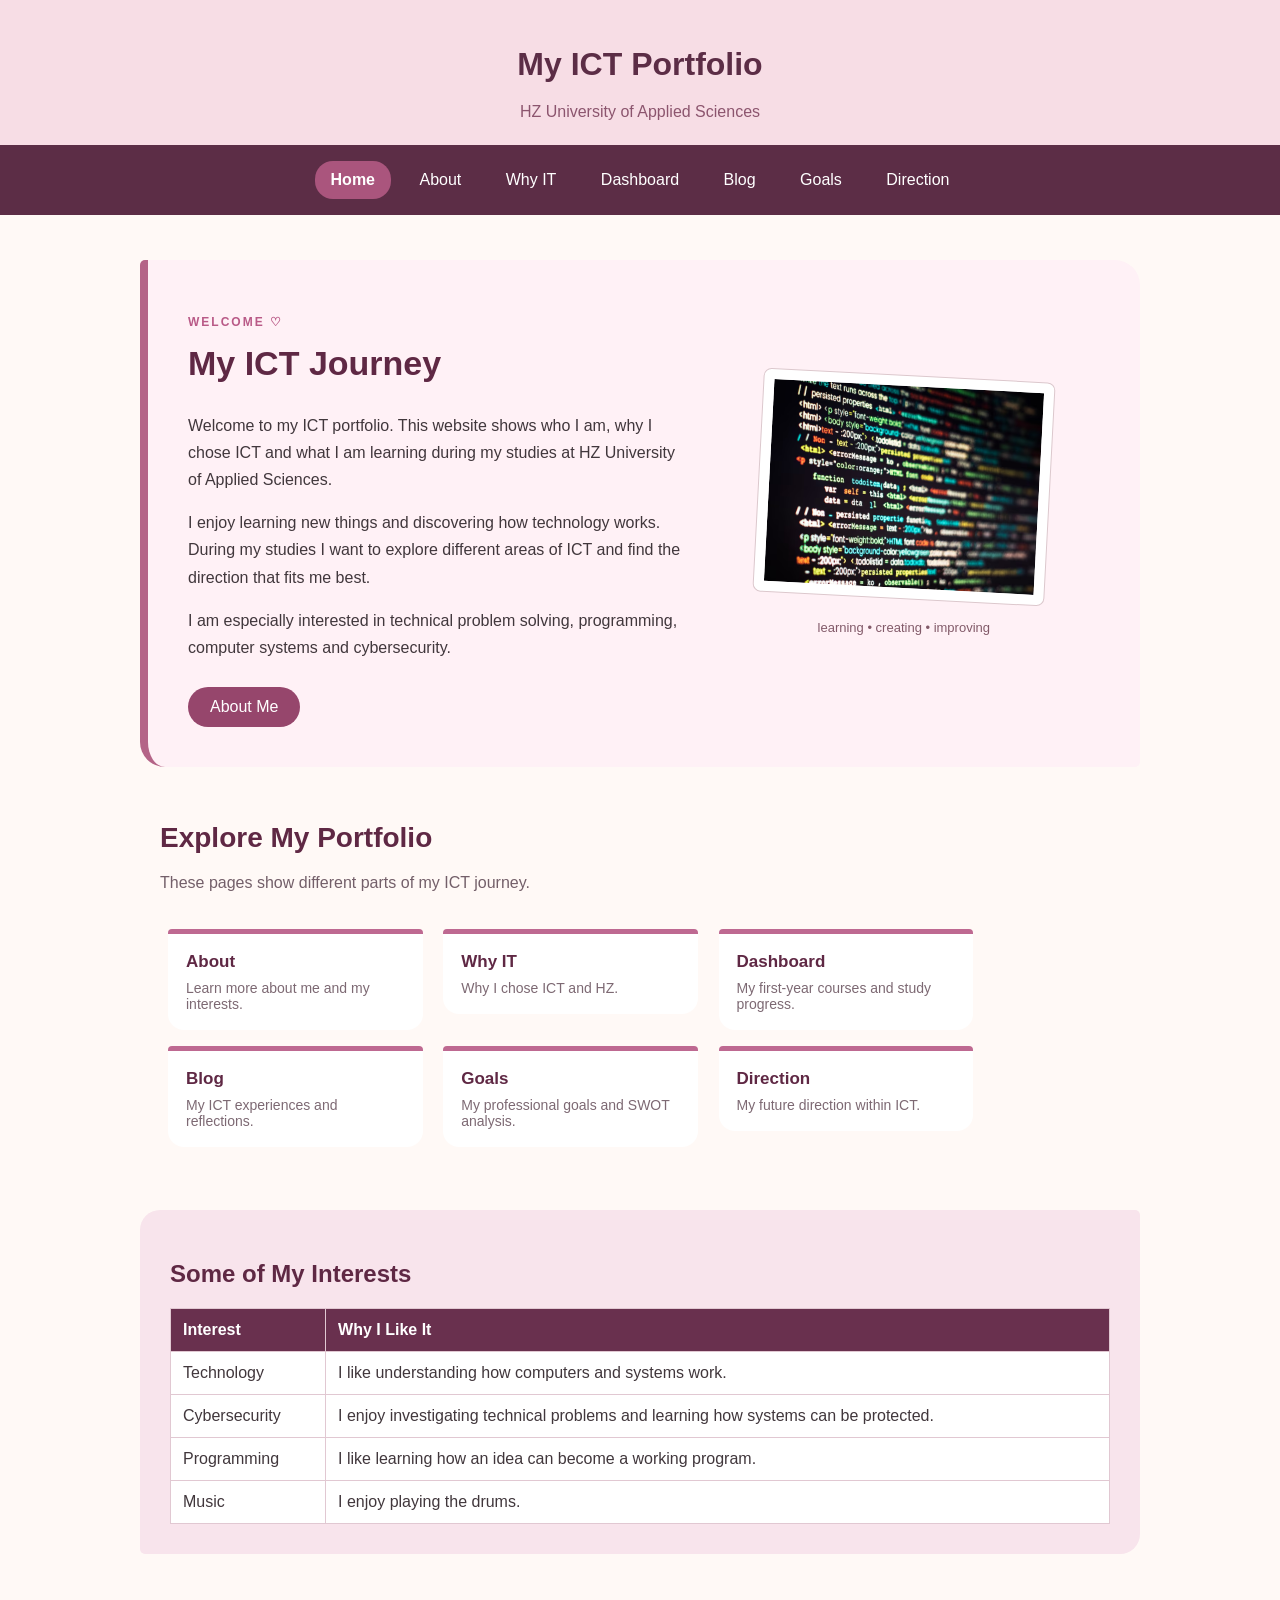
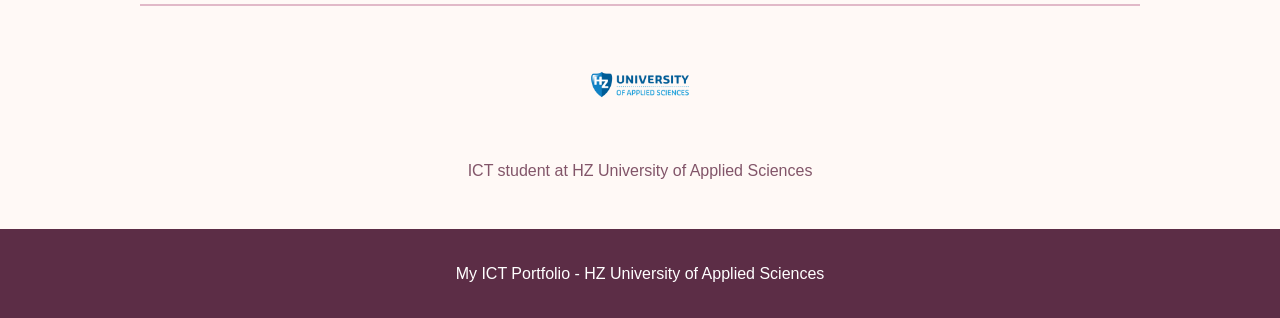
<file: index.html>
<!doctype html>
<html lang="en">
  <head>
    <meta charset="UTF-8" />

    <meta name="viewport" content="width=device-width, initial-scale=1.0" />

    <title>Home - My ICT Portfolio</title>

    <meta
      name="description"
      content="My ICT portfolio about my interests, motivation, goals and study journey at HZ University of Applied Sciences."
    />

    <link rel="stylesheet" href="css/style.css" />
  </head>

  <body>
    <header>
      <h1>My ICT Portfolio</h1>

      <p class="header-text">HZ University of Applied Sciences</p>

      <nav>
        <a href="index.html" class="active" aria-current="page"> Home </a>

        <a href="about.html"> About </a>

        <a href="why-it.html"> Why IT </a>

        <a href="dashboard.html"> Dashboard </a>

        <a href="blog.html"> Blog </a>

        <a href="goals.html"> Goals </a>

        <a href="direction.html"> Direction </a>
      </nav>
    </header>

    <main>
      <section class="home-intro">
        <div class="intro-text">
          <p class="small-label">WELCOME ♡</p>

          <h2>My ICT Journey</h2>

          <p>
            Welcome to my ICT portfolio. This website shows who I am, why I
            chose ICT and what I am learning during my studies at HZ University
            of Applied Sciences.
          </p>

          <p>
            I enjoy learning new things and discovering how technology works.
            During my studies I want to explore different areas of ICT and find
            the direction that fits me best.
          </p>

          <p>
            I am especially interested in technical problem solving,
            programming, computer systems and cybersecurity.
          </p>

          <a href="about.html" class="home-button"> About Me </a>
        </div>

        <div class="intro-photo">
          <img
            src="images/computer.png"
            alt="Computer representing my interest in technology and programming"
            class="code-photo"
          />

          <p>learning • creating • improving</p>
        </div>
      </section>

      <section class="explore-section">
        <h2>Explore My Portfolio</h2>

        <p class="explore-text">
          These pages show different parts of my ICT journey.
        </p>

        <div class="portfolio-menu">
          <a href="about.html" class="portfolio-item">
            <strong>About</strong>
            <span>Learn more about me and my interests.</span>
          </a>

          <a href="why-it.html" class="portfolio-item">
            <strong>Why IT</strong>
            <span>Why I chose ICT and HZ.</span>
          </a>

          <a href="dashboard.html" class="portfolio-item">
            <strong>Dashboard</strong>
            <span>My first-year courses and study progress.</span>
          </a>

          <a href="blog.html" class="portfolio-item">
            <strong>Blog</strong>
            <span>My ICT experiences and reflections.</span>
          </a>

          <a href="goals.html" class="portfolio-item">
            <strong>Goals</strong>
            <span>My professional goals and SWOT analysis.</span>
          </a>

          <a href="direction.html" class="portfolio-item">
            <strong>Direction</strong>
            <span>My future direction within ICT.</span>
          </a>
        </div>
      </section>

      <section class="interest-section">
        <h2>Some of My Interests</h2>

        <table>
          <thead>
            <tr>
              <th>Interest</th>
              <th>Why I Like It</th>
            </tr>
          </thead>

          <tbody>
            <tr>
              <td>Technology</td>
              <td>I like understanding how computers and systems work.</td>
            </tr>

            <tr>
              <td>Cybersecurity</td>
              <td>
                I enjoy investigating technical problems and learning how
                systems can be protected.
              </td>
            </tr>

            <tr>
              <td>Programming</td>
              <td>I like learning how an idea can become a working program.</td>
            </tr>

            <tr>
              <td>Music</td>
              <td>I enjoy playing the drums.</td>
            </tr>
          </tbody>
        </table>
      </section>

      <section class="hz-section">
        <img
          src="images/hz.png"
          alt="HZ University of Applied Sciences logo"
          class="hz-logo"
        />

        <p>ICT student at HZ University of Applied Sciences</p>
      </section>
    </main>

    <footer>
      <p>My ICT Portfolio - HZ University of Applied Sciences</p>
    </footer>
  </body>
</html>
</file>
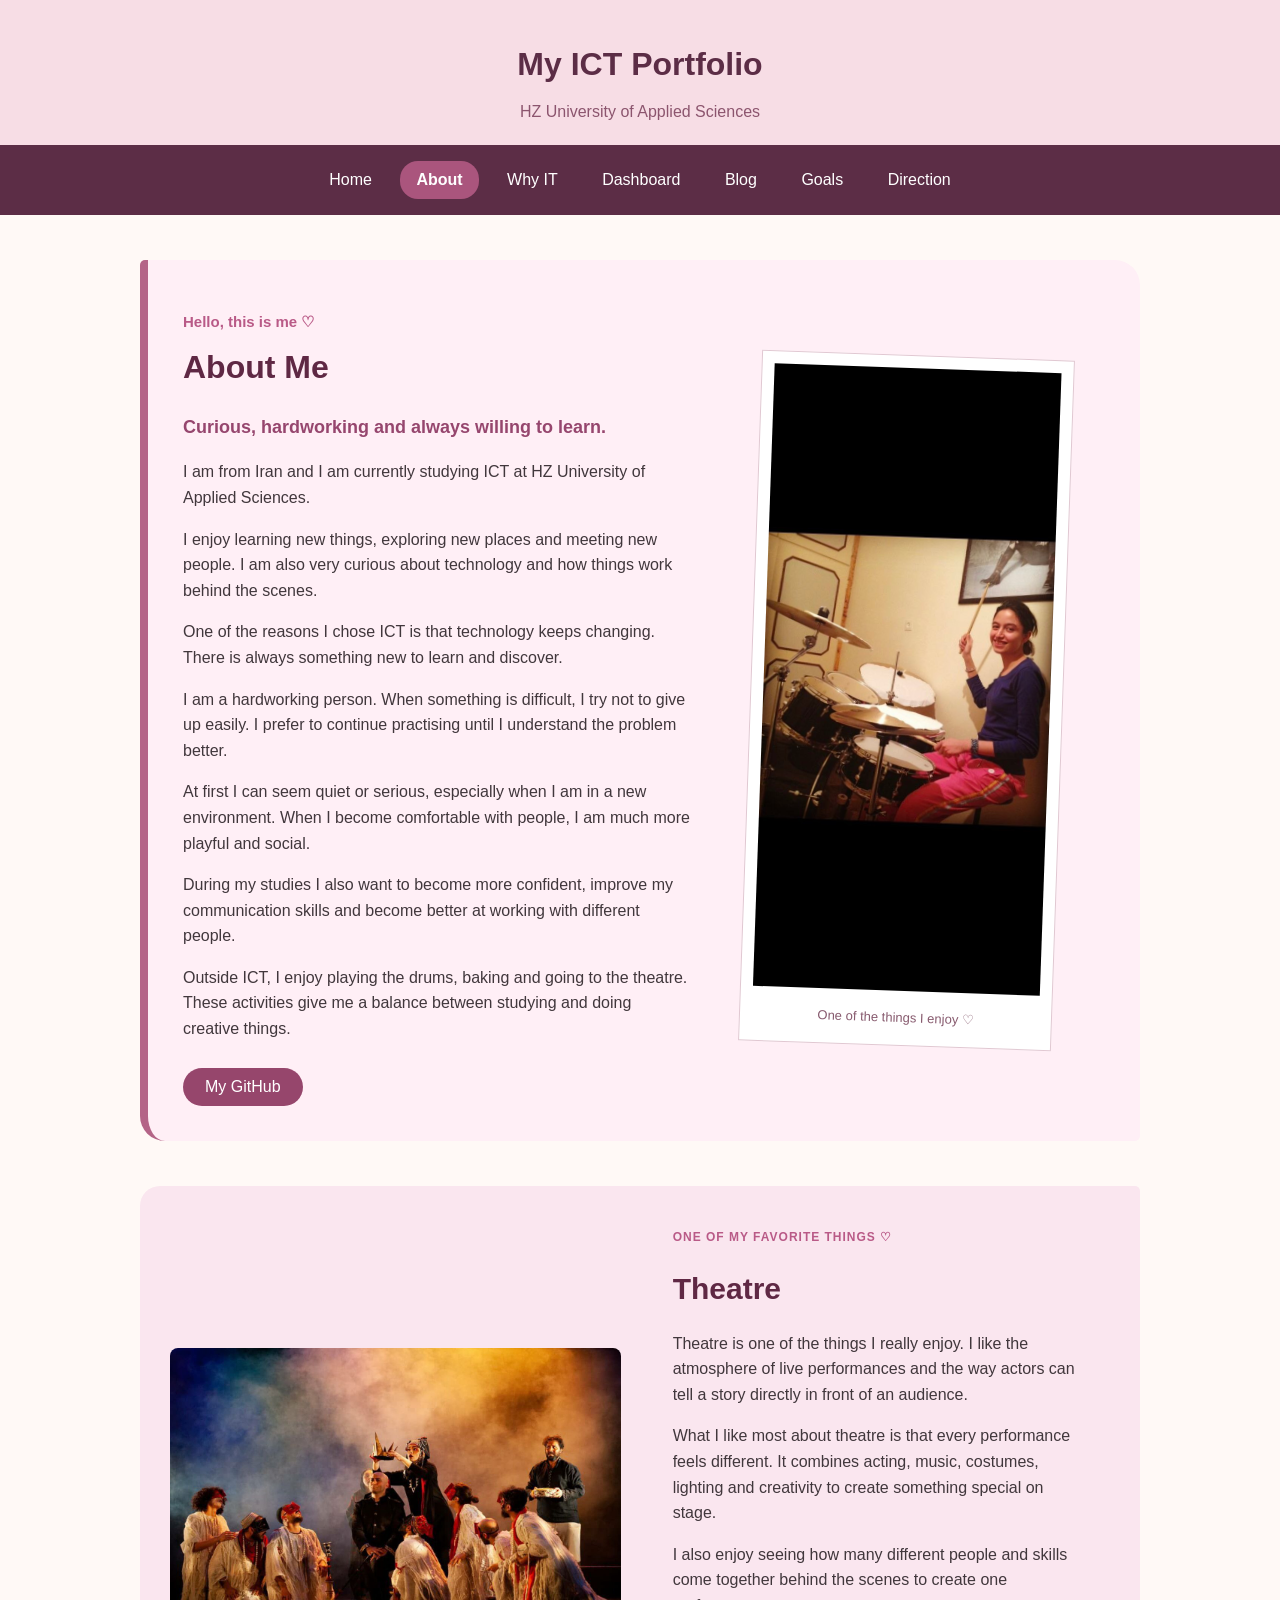
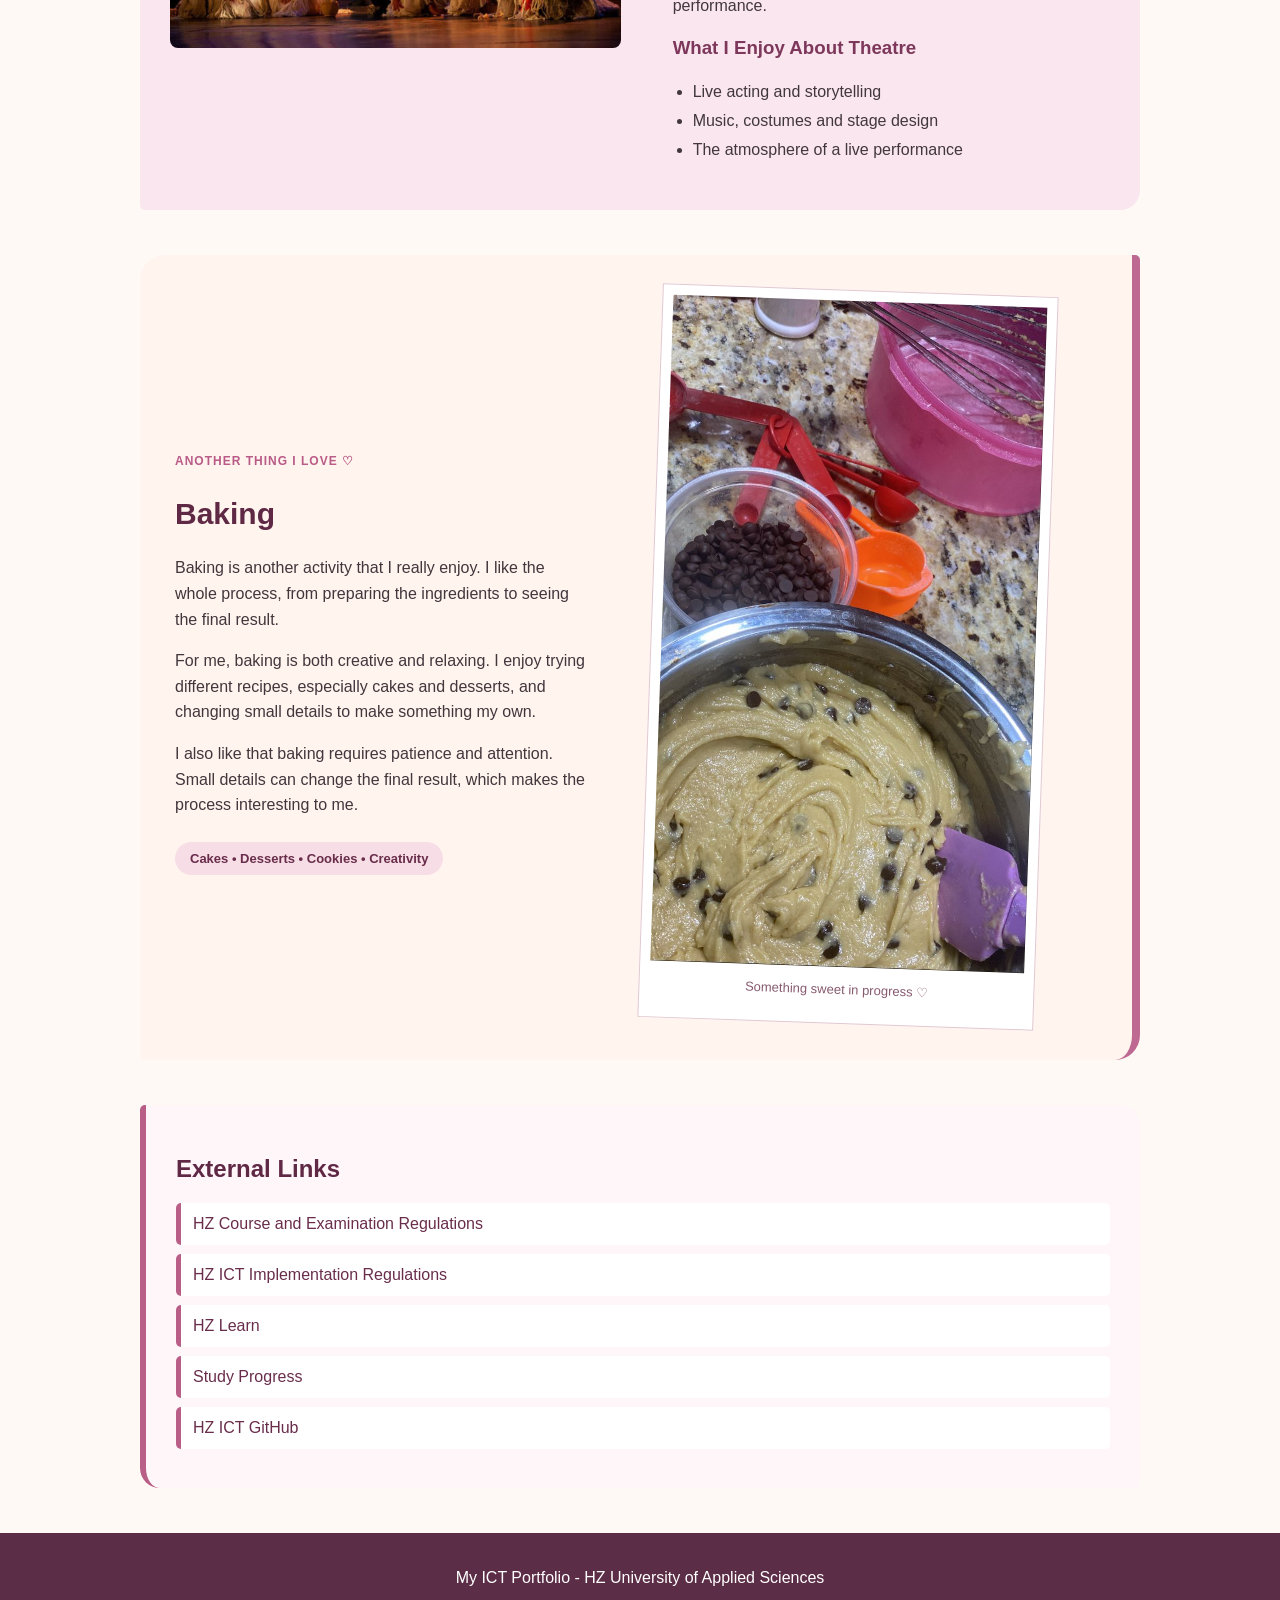
<file: about.html>
<!doctype html>
<html lang="en">
  <head>
    <meta charset="UTF-8" />

    <meta name="viewport" content="width=device-width, initial-scale=1.0" />

    <title>About Me - My ICT Portfolio</title>

    <meta
      name="description"
      content="Learn more about me, my personality, hobbies and interests as an ICT student at HZ University of Applied Sciences."
    />

    <link rel="stylesheet" href="css/style.css" />
  </head>

  <body>
    <header>
      <h1>My ICT Portfolio</h1>

      <p class="header-text">HZ University of Applied Sciences</p>

      <nav>
        <a href="index.html"> Home </a>

        <a href="about.html" class="active" aria-current="page"> About </a>

        <a href="why-it.html"> Why IT </a>

        <a href="dashboard.html"> Dashboard </a>

        <a href="blog.html"> Blog </a>

        <a href="goals.html"> Goals </a>

        <a href="direction.html"> Direction </a>
      </nav>
    </header>

    <main>
      <section class="profile-top">
        <div class="about-me">
          <p class="hello-text">Hello, this is me ♡</p>

          <h2>About Me</h2>

          <p class="tagline">
            Curious, hardworking and always willing to learn.
          </p>

          <p>
            I am from Iran and I am currently studying ICT at HZ University of
            Applied Sciences.
          </p>

          <p>
            I enjoy learning new things, exploring new places and meeting new
            people. I am also very curious about technology and how things work
            behind the scenes.
          </p>

          <p>
            One of the reasons I chose ICT is that technology keeps changing.
            There is always something new to learn and discover.
          </p>

          <p>
            I am a hardworking person. When something is difficult, I try not to
            give up easily. I prefer to continue practising until I understand
            the problem better.
          </p>

          <p>
            At first I can seem quiet or serious, especially when I am in a new
            environment. When I become comfortable with people, I am much more
            playful and social.
          </p>

          <p>
            During my studies I also want to become more confident, improve my
            communication skills and become better at working with different
            people.
          </p>

          <p>
            Outside ICT, I enjoy playing the drums, baking and going to the
            theatre. These activities give me a balance between studying and
            doing creative things.
          </p>

          <a
            href="https://github.com/nooram13"
            class="github-button"
            target="_blank"
            rel="noopener noreferrer"
          >
            My GitHub
          </a>
        </div>

        <div class="photo-area">
          <div class="photo-card">
            <img
              src="images/drums.jpg"
              alt="Me playing the drums"
              class="profile-photo"
            />

            <p>One of the things I enjoy ♡</p>
          </div>
        </div>
      </section>

      <section class="theatre-section">
        <div class="theatre-photo">
          <img src="images/theatre.jpg" alt="Theatre performance on stage" />
        </div>

        <div class="theatre-text">
          <p class="theatre-small">ONE OF MY FAVORITE THINGS ♡</p>

          <h2>Theatre</h2>

          <p>
            Theatre is one of the things I really enjoy. I like the atmosphere
            of live performances and the way actors can tell a story directly in
            front of an audience.
          </p>

          <p>
            What I like most about theatre is that every performance feels
            different. It combines acting, music, costumes, lighting and
            creativity to create something special on stage.
          </p>

          <p>
            I also enjoy seeing how many different people and skills come
            together behind the scenes to create one performance.
          </p>

          <h3>What I Enjoy About Theatre</h3>

          <ul class="theatre-details">
            <li>Live acting and storytelling</li>

            <li>Music, costumes and stage design</li>

            <li>The atmosphere of a live performance</li>
          </ul>
        </div>
      </section>

      <section class="baking-section">
        <div class="baking-text">
          <p class="baking-small">ANOTHER THING I LOVE ♡</p>

          <h2>Baking</h2>

          <p>
            Baking is another activity that I really enjoy. I like the whole
            process, from preparing the ingredients to seeing the final result.
          </p>

          <p>
            For me, baking is both creative and relaxing. I enjoy trying
            different recipes, especially cakes and desserts, and changing small
            details to make something my own.
          </p>

          <p>
            I also like that baking requires patience and attention. Small
            details can change the final result, which makes the process
            interesting to me.
          </p>

          <div class="baking-note">Cakes • Desserts • Cookies • Creativity</div>
        </div>

        <div class="baking-photo">
          <img
            src="images/cooking.png"
            alt="Preparing cookie dough with chocolate chips"
          />

          <p>Something sweet in progress ♡</p>
        </div>
      </section>

      <aside
        class="useful-links external-menu"
        aria-label="Useful external HZ links"
      >
        <h2>External Links</h2>

        <a
          href="https://hz.reader.docfield.com/0eb02280-92aa-47e8-9714-e3f866708e61"
          target="_blank"
          rel="noopener noreferrer"
        >
          HZ Course and Examination Regulations
        </a>

        <a
          href="https://hz.reader.docfield.com/80871c39-9285-4b38-85e4-78a0efbc2461"
          target="_blank"
          rel="noopener noreferrer"
        >
          HZ ICT Implementation Regulations
        </a>

        <a href="https://learn.hz.nl" target="_blank" rel="noopener noreferrer">
          HZ Learn
        </a>

        <a
          href="https://hz.osiris-student.nl"
          target="_blank"
          rel="noopener noreferrer"
        >
          Study Progress
        </a>

        <a
          href="https://github.com/HZ-HBO-ICT"
          target="_blank"
          rel="noopener noreferrer"
        >
          HZ ICT GitHub
        </a>
      </aside>
    </main>

    <footer>
      <p>My ICT Portfolio - HZ University of Applied Sciences</p>
    </footer>
  </body>
</html>
</file>
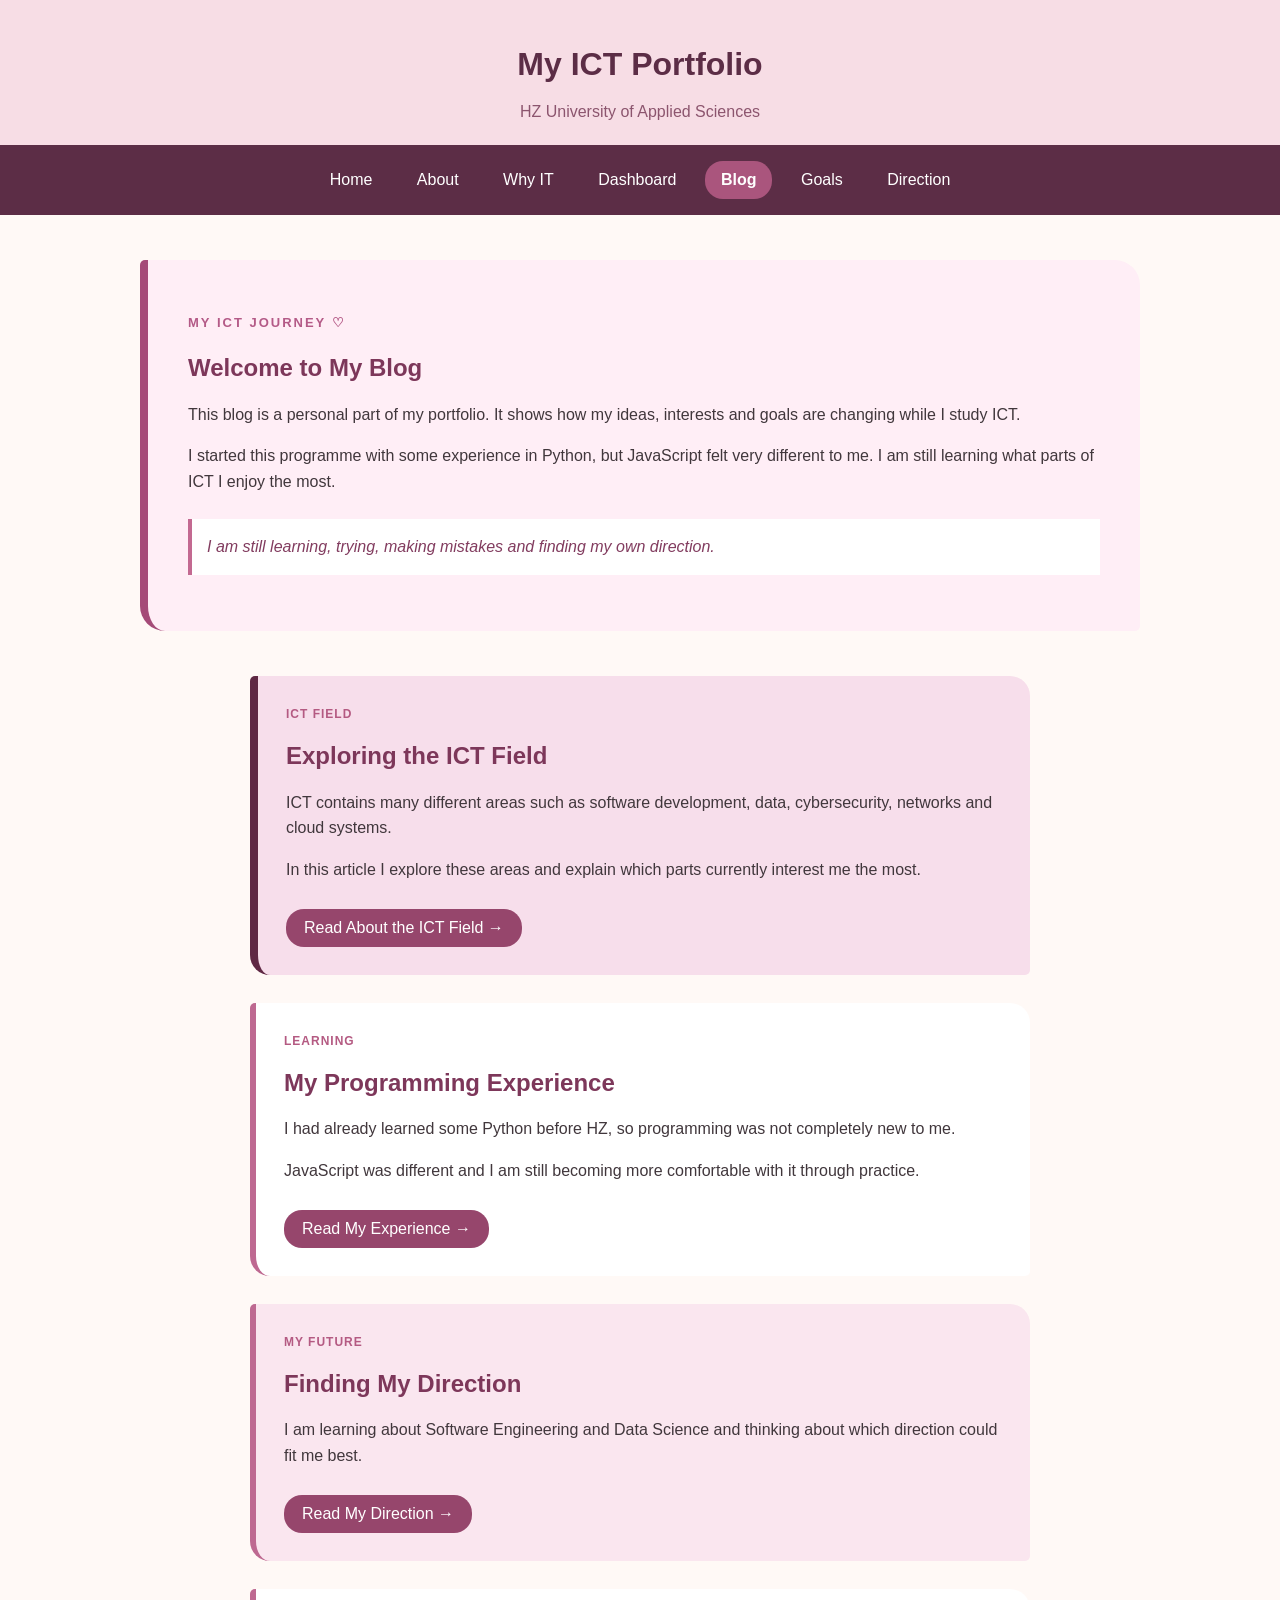
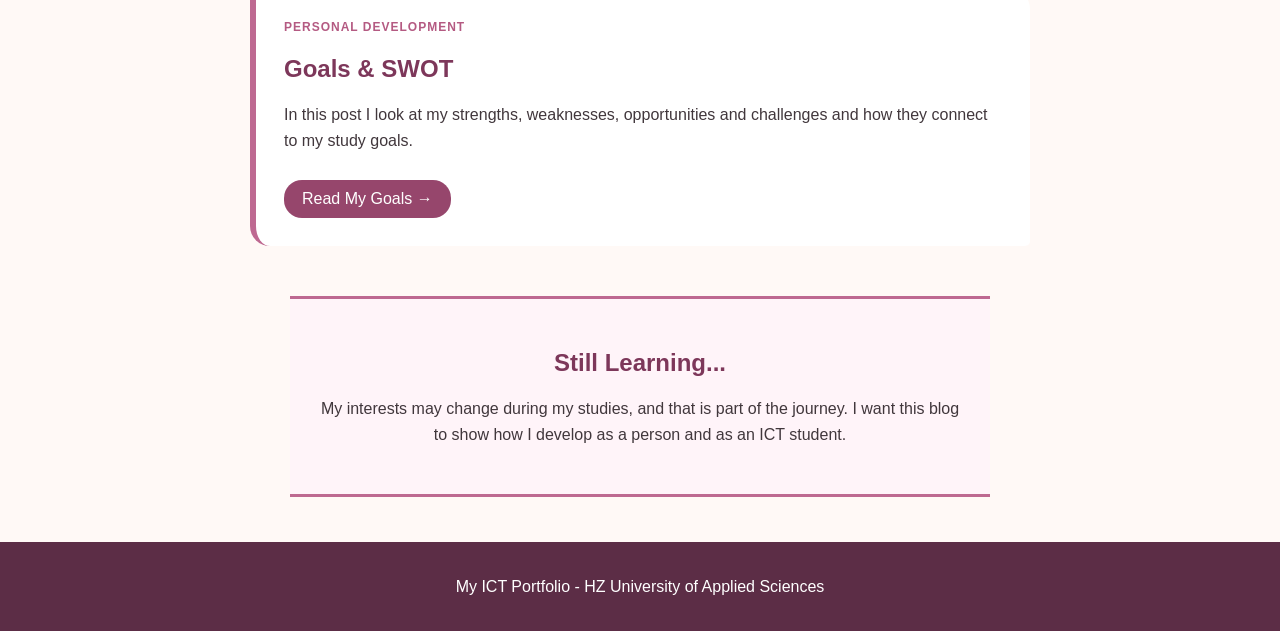
<file: blog.html>
<!doctype html>
<html lang="en">

<head>
  <meta charset="UTF-8">

  <meta
    name="viewport"
    content="width=device-width, initial-scale=1.0"
  >

  <title>Blog - My ICT Portfolio</title>

  <meta
    name="description"
    content="My personal ICT blog about my goals, programming experience, future direction and interest in the ICT field."
  >

  <link rel="stylesheet" href="css/style.css">
</head>

<body>

  <header>

    <h1>My ICT Portfolio</h1>

    <p class="header-text">
      HZ University of Applied Sciences
    </p>

    <nav>

      <a href="index.html">
        Home
      </a>

      <a href="about.html">
        About
      </a>

      <a href="why-it.html">
        Why IT
      </a>

      <a href="dashboard.html">
        Dashboard
      </a>

      <a
        href="blog.html"
        class="active"
        aria-current="page"
      >
        Blog
      </a>

      <a href="goals.html">
        Goals
      </a>

      <a href="direction.html">
        Direction
      </a>

    </nav>

  </header>


  <main>

    <section class="personal-blog-intro">

      <p class="blog-note">
        MY ICT JOURNEY ♡
      </p>

      <h2>
        Welcome to My Blog
      </h2>

      <p>
        This blog is a personal part of my portfolio. It shows how my
        ideas, interests and goals are changing while I study ICT.
      </p>

      <p>
        I started this programme with some experience in Python, but
        JavaScript felt very different to me. I am still learning what
        parts of ICT I enjoy the most.
      </p>

      <p class="blog-quote">
        I am still learning, trying, making mistakes and finding my
        own direction.
      </p>

    </section>


    <article class="personal-post cyber-post">

      <span class="post-label">
        ICT FIELD
      </span>

      <h2>
        Exploring the ICT Field
      </h2>

      <p>
        ICT contains many different areas such as software development,
        data, cybersecurity, networks and cloud systems.
      </p>

      <p>
        In this article I explore these areas and explain which parts
        currently interest me the most.
      </p>

      <a
        href="ict-field.html"
        class="blog-button"
      >
        Read About the ICT Field →
      </a>

    </article>


    <article class="personal-post">

      <span class="post-label">
        LEARNING
      </span>

      <h2>
        My Programming Experience
      </h2>

      <p>
        I had already learned some Python before HZ, so programming was
        not completely new to me.
      </p>

      <p>
        JavaScript was different and I am still becoming more
        comfortable with it through practice.
      </p>

      <a
        href="programming-experience.html"
        class="blog-button"
      >
        Read My Experience →
      </a>

    </article>


    <article class="personal-post soft-post">

      <span class="post-label">
        MY FUTURE
      </span>

      <h2>
        Finding My Direction
      </h2>

      <p>
        I am learning about Software Engineering and Data Science and
        thinking about which direction could fit me best.
      </p>

      <a
        href="direction.html"
        class="blog-button"
      >
        Read My Direction →
      </a>

    </article>


    <article class="personal-post">

      <span class="post-label">
        PERSONAL DEVELOPMENT
      </span>

      <h2>
        Goals & SWOT
      </h2>

      <p>
        In this post I look at my strengths, weaknesses, opportunities
        and challenges and how they connect to my study goals.
      </p>

      <a
        href="goals.html"
        class="blog-button"
      >
        Read My Goals →
      </a>

    </article>


    <section class="blog-ending">

      <h2>
        Still Learning...
      </h2>

      <p>
        My interests may change during my studies, and that is part of
        the journey. I want this blog to show how I develop as a person
        and as an ICT student.
      </p>

    </section>

  </main>


  <footer>
    <p>
      My ICT Portfolio - HZ University of Applied Sciences
    </p>
  </footer>

</body>

</html>
</file>
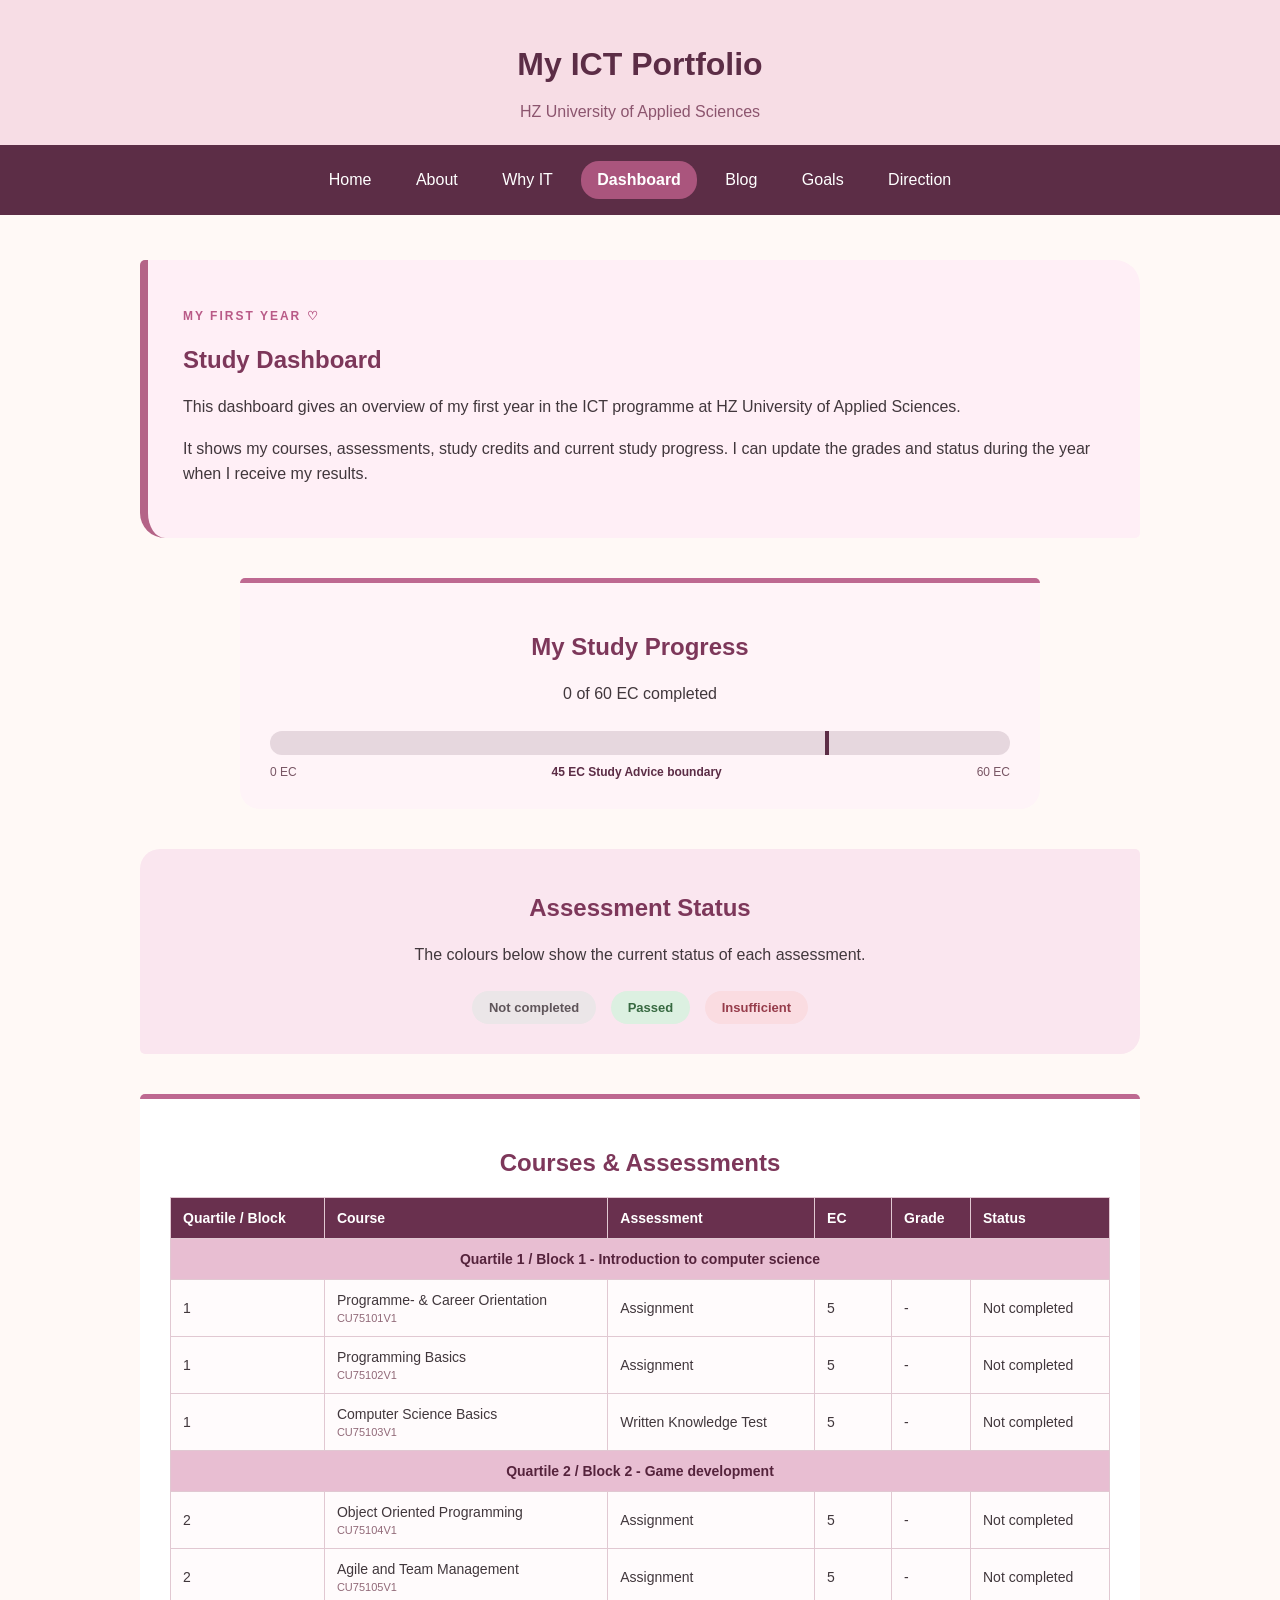
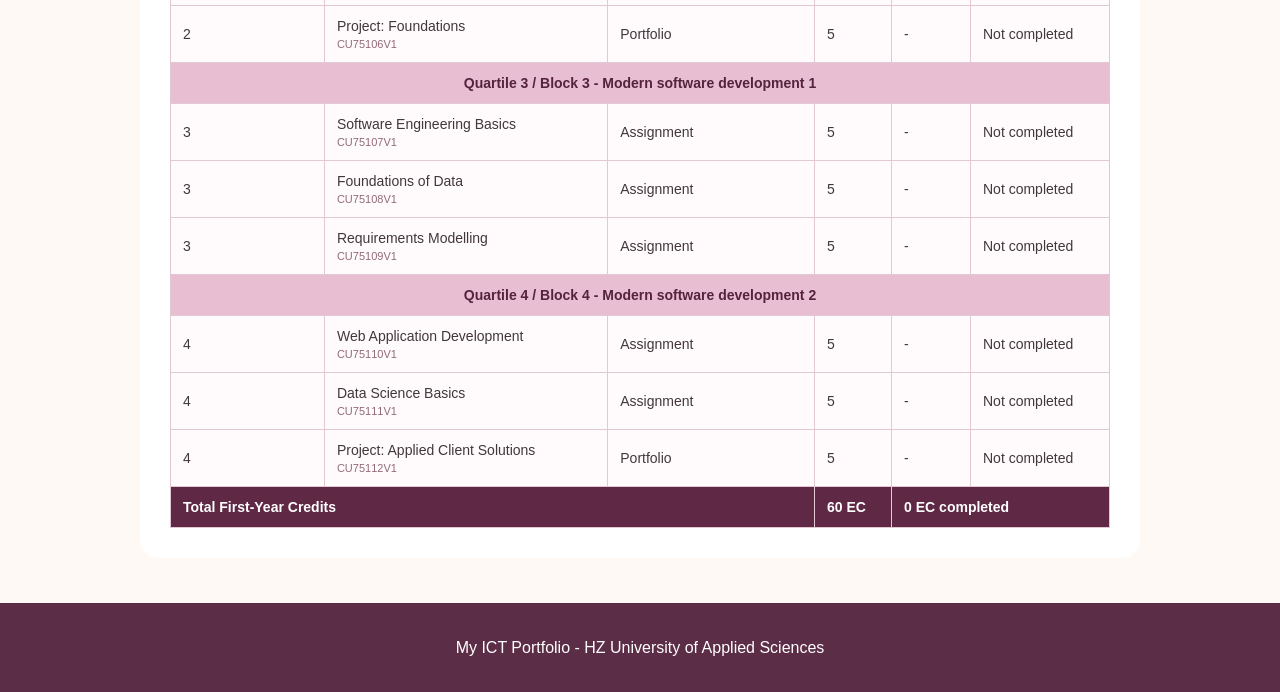
<file: dashboard.html>
<!doctype html>
<html lang="en">

<head>
  <meta charset="UTF-8">

  <meta
    name="viewport"
    content="width=device-width, initial-scale=1.0"
  >

  <title>Dashboard - My ICT Portfolio</title>

  <meta
    name="description"
    content="My first-year ICT study progress, courses, assessments and credits at HZ University of Applied Sciences."
  >

  <link rel="stylesheet" href="css/style.css">
</head>

<body>

  <header>

    <h1>My ICT Portfolio</h1>

    <p class="header-text">
      HZ University of Applied Sciences
    </p>

    <nav>

      <a href="index.html">
        Home
      </a>

      <a href="about.html">
        About
      </a>

      <a href="why-it.html">
        Why IT
      </a>

      <a
        href="dashboard.html"
        class="active"
        aria-current="page"
      >
        Dashboard
      </a>

      <a href="blog.html">
        Blog
      </a>

      <a href="goals.html">
        Goals
      </a>

      <a href="direction.html">
        Direction
      </a>

    </nav>

  </header>


  <main>

    <section class="dashboard-intro">

      <p class="dashboard-small">
        MY FIRST YEAR ♡
      </p>

      <h2>
        Study Dashboard
      </h2>

      <p>
        This dashboard gives an overview of my first year in the ICT
        programme at HZ University of Applied Sciences.
      </p>

      <p>
        It shows my courses, assessments, study credits and current
        study progress. I can update the grades and status during the
        year when I receive my results.
      </p>

    </section>


    <section class="study-progress">

      <div class="progress-title">

        <h2>
          My Study Progress
        </h2>

        <p>
          0 of 60 EC completed
        </p>

      </div>


      <div class="progress-bar">

        <div class="progress-fill"></div>

        <div class="boundary-line"></div>

      </div>


      <div class="progress-info">

        <span>
          0 EC
        </span>

        <span class="boundary-text">
          45 EC Study Advice boundary
        </span>

        <span>
          60 EC
        </span>

      </div>

    </section>


    <section class="dashboard-status">

      <h2>
        Assessment Status
      </h2>

      <p>
        The colours below show the current status of each assessment.
      </p>

      <div class="status-list">

        <span class="status-item status-not-completed">
          Not completed
        </span>

        <span class="status-item status-passed">
          Passed
        </span>

        <span class="status-item status-failed">
          Insufficient
        </span>

      </div>

    </section>


    <section class="dashboard-table">

      <h2>
        Courses & Assessments
      </h2>

      <table>

        <thead>

          <tr>
            <th>Quartile / Block</th>
            <th>Course</th>
            <th>Assessment</th>
            <th>EC</th>
            <th>Grade</th>
            <th>Status</th>
          </tr>

        </thead>


        <tbody>

          <tr class="quarter-row">
            <td colspan="6">
              Quartile 1 / Block 1 -
              Introduction to computer science
            </td>
          </tr>


          <tr class="not-completed">

            <td>1</td>

            <td>
              Programme- & Career Orientation
              <span class="course-code">
                CU75101V1
              </span>
            </td>

            <td>Assignment</td>

            <td>5</td>

            <td>-</td>

            <td>Not completed</td>

          </tr>


          <tr class="not-completed">

            <td>1</td>

            <td>
              Programming Basics
              <span class="course-code">
                CU75102V1
              </span>
            </td>

            <td>Assignment</td>

            <td>5</td>

            <td>-</td>

            <td>Not completed</td>

          </tr>


          <tr class="not-completed">

            <td>1</td>

            <td>
              Computer Science Basics
              <span class="course-code">
                CU75103V1
              </span>
            </td>

            <td>Written Knowledge Test</td>

            <td>5</td>

            <td>-</td>

            <td>Not completed</td>

          </tr>


          <tr class="quarter-row">
            <td colspan="6">
              Quartile 2 / Block 2 -
              Game development
            </td>
          </tr>


          <tr class="not-completed">

            <td>2</td>

            <td>
              Object Oriented Programming
              <span class="course-code">
                CU75104V1
              </span>
            </td>

            <td>Assignment</td>

            <td>5</td>

            <td>-</td>

            <td>Not completed</td>

          </tr>


          <tr class="not-completed">

            <td>2</td>

            <td>
              Agile and Team Management
              <span class="course-code">
                CU75105V1
              </span>
            </td>

            <td>Assignment</td>

            <td>5</td>

            <td>-</td>

            <td>Not completed</td>

          </tr>


          <tr class="not-completed">

            <td>2</td>

            <td>
              Project: Foundations
              <span class="course-code">
                CU75106V1
              </span>
            </td>

            <td>Portfolio</td>

            <td>5</td>

            <td>-</td>

            <td>Not completed</td>

          </tr>


          <tr class="quarter-row">
            <td colspan="6">
              Quartile 3 / Block 3 -
              Modern software development 1
            </td>
          </tr>


          <tr class="not-completed">

            <td>3</td>

            <td>
              Software Engineering Basics
              <span class="course-code">
                CU75107V1
              </span>
            </td>

            <td>Assignment</td>

            <td>5</td>

            <td>-</td>

            <td>Not completed</td>

          </tr>


          <tr class="not-completed">

            <td>3</td>

            <td>
              Foundations of Data
              <span class="course-code">
                CU75108V1
              </span>
            </td>

            <td>Assignment</td>

            <td>5</td>

            <td>-</td>

            <td>Not completed</td>

          </tr>


          <tr class="not-completed">

            <td>3</td>

            <td>
              Requirements Modelling
              <span class="course-code">
                CU75109V1
              </span>
            </td>

            <td>Assignment</td>

            <td>5</td>

            <td>-</td>

            <td>Not completed</td>

          </tr>


          <tr class="quarter-row">
            <td colspan="6">
              Quartile 4 / Block 4 -
              Modern software development 2
            </td>
          </tr>


          <tr class="not-completed">

            <td>4</td>

            <td>
              Web Application Development
              <span class="course-code">
                CU75110V1
              </span>
            </td>

            <td>Assignment</td>

            <td>5</td>

            <td>-</td>

            <td>Not completed</td>

          </tr>


          <tr class="not-completed">

            <td>4</td>

            <td>
              Data Science Basics
              <span class="course-code">
                CU75111V1
              </span>
            </td>

            <td>Assignment</td>

            <td>5</td>

            <td>-</td>

            <td>Not completed</td>

          </tr>


          <tr class="not-completed">

            <td>4</td>

            <td>
              Project: Applied Client Solutions
              <span class="course-code">
                CU75112V1
              </span>
            </td>

            <td>Portfolio</td>

            <td>5</td>

            <td>-</td>

            <td>Not completed</td>

          </tr>

        </tbody>


        <tfoot>

          <tr class="total-row">

            <td colspan="3">
              Total First-Year Credits
            </td>

            <td>
              60 EC
            </td>

            <td colspan="2">
              0 EC completed
            </td>

          </tr>

        </tfoot>

      </table>

    </section>

  </main>


  <footer>
    <p>
      My ICT Portfolio - HZ University of Applied Sciences
    </p>
  </footer>

</body>

</html>
</file>
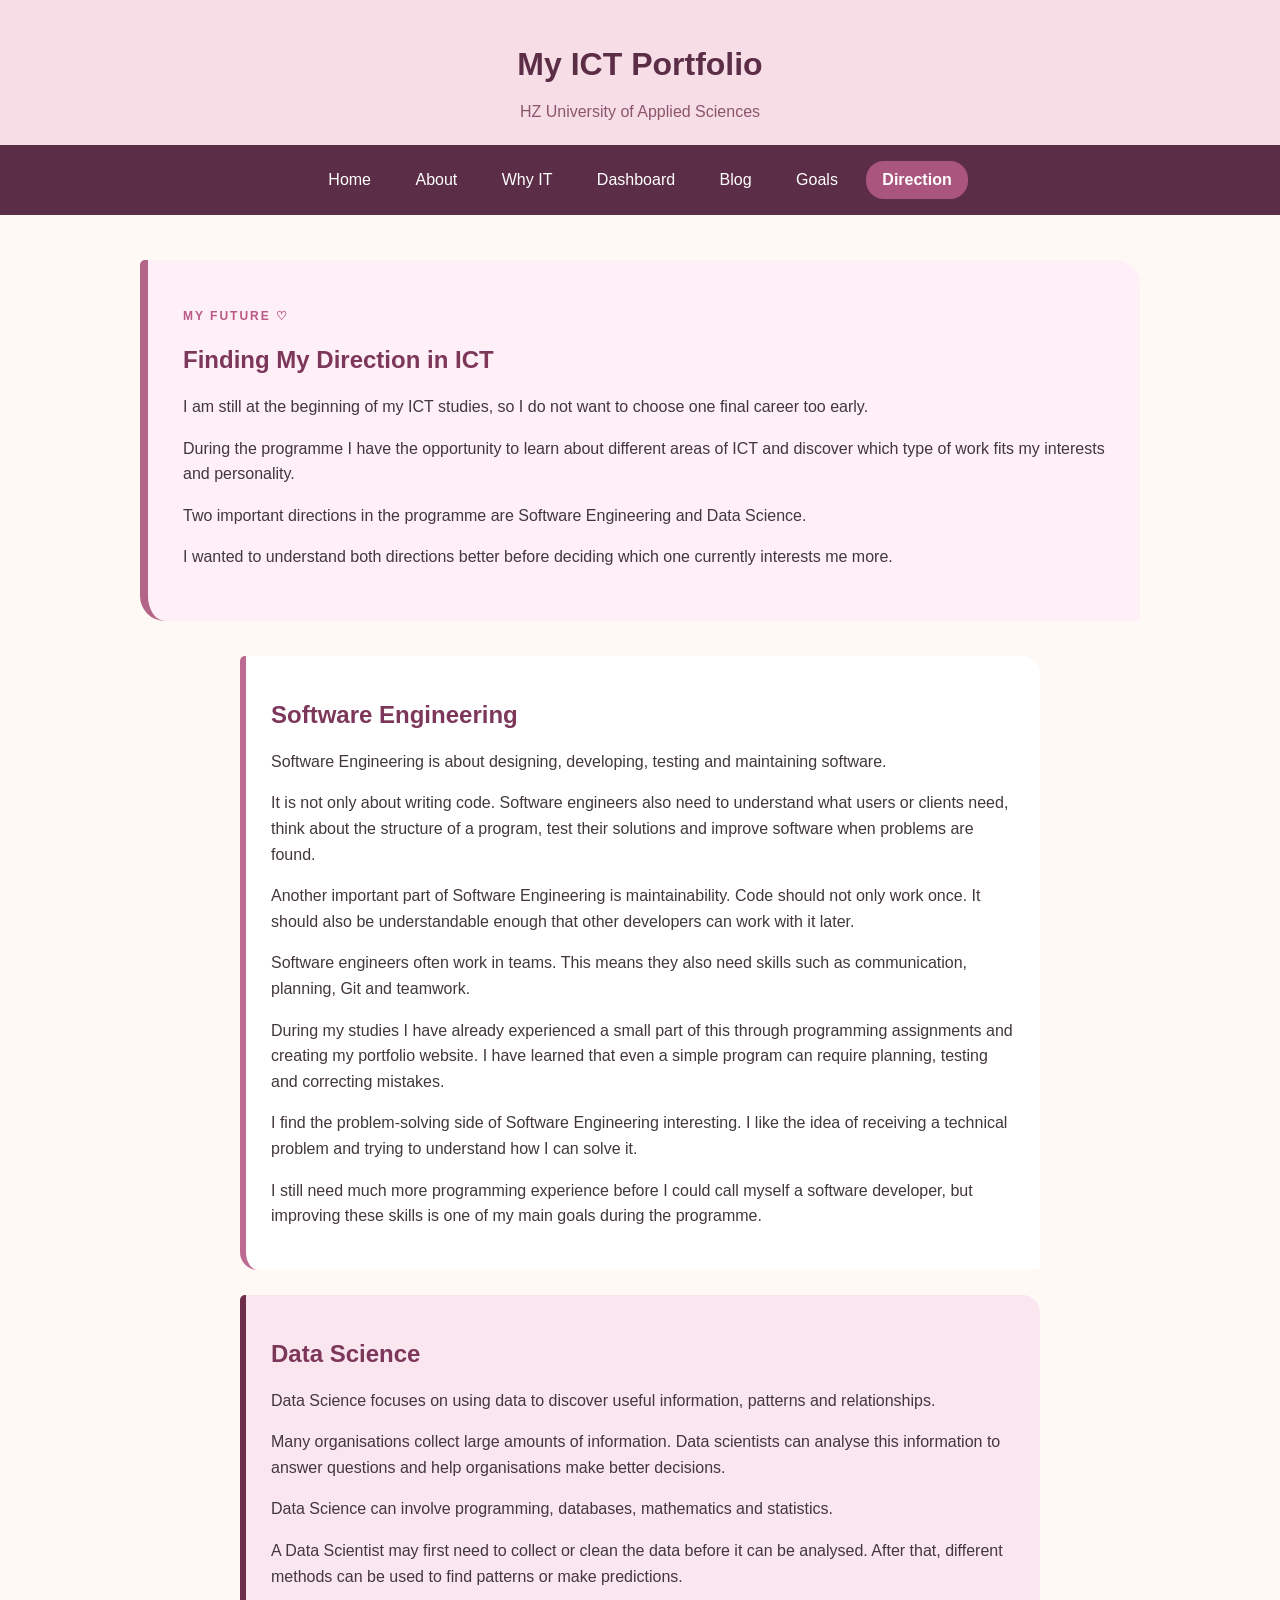
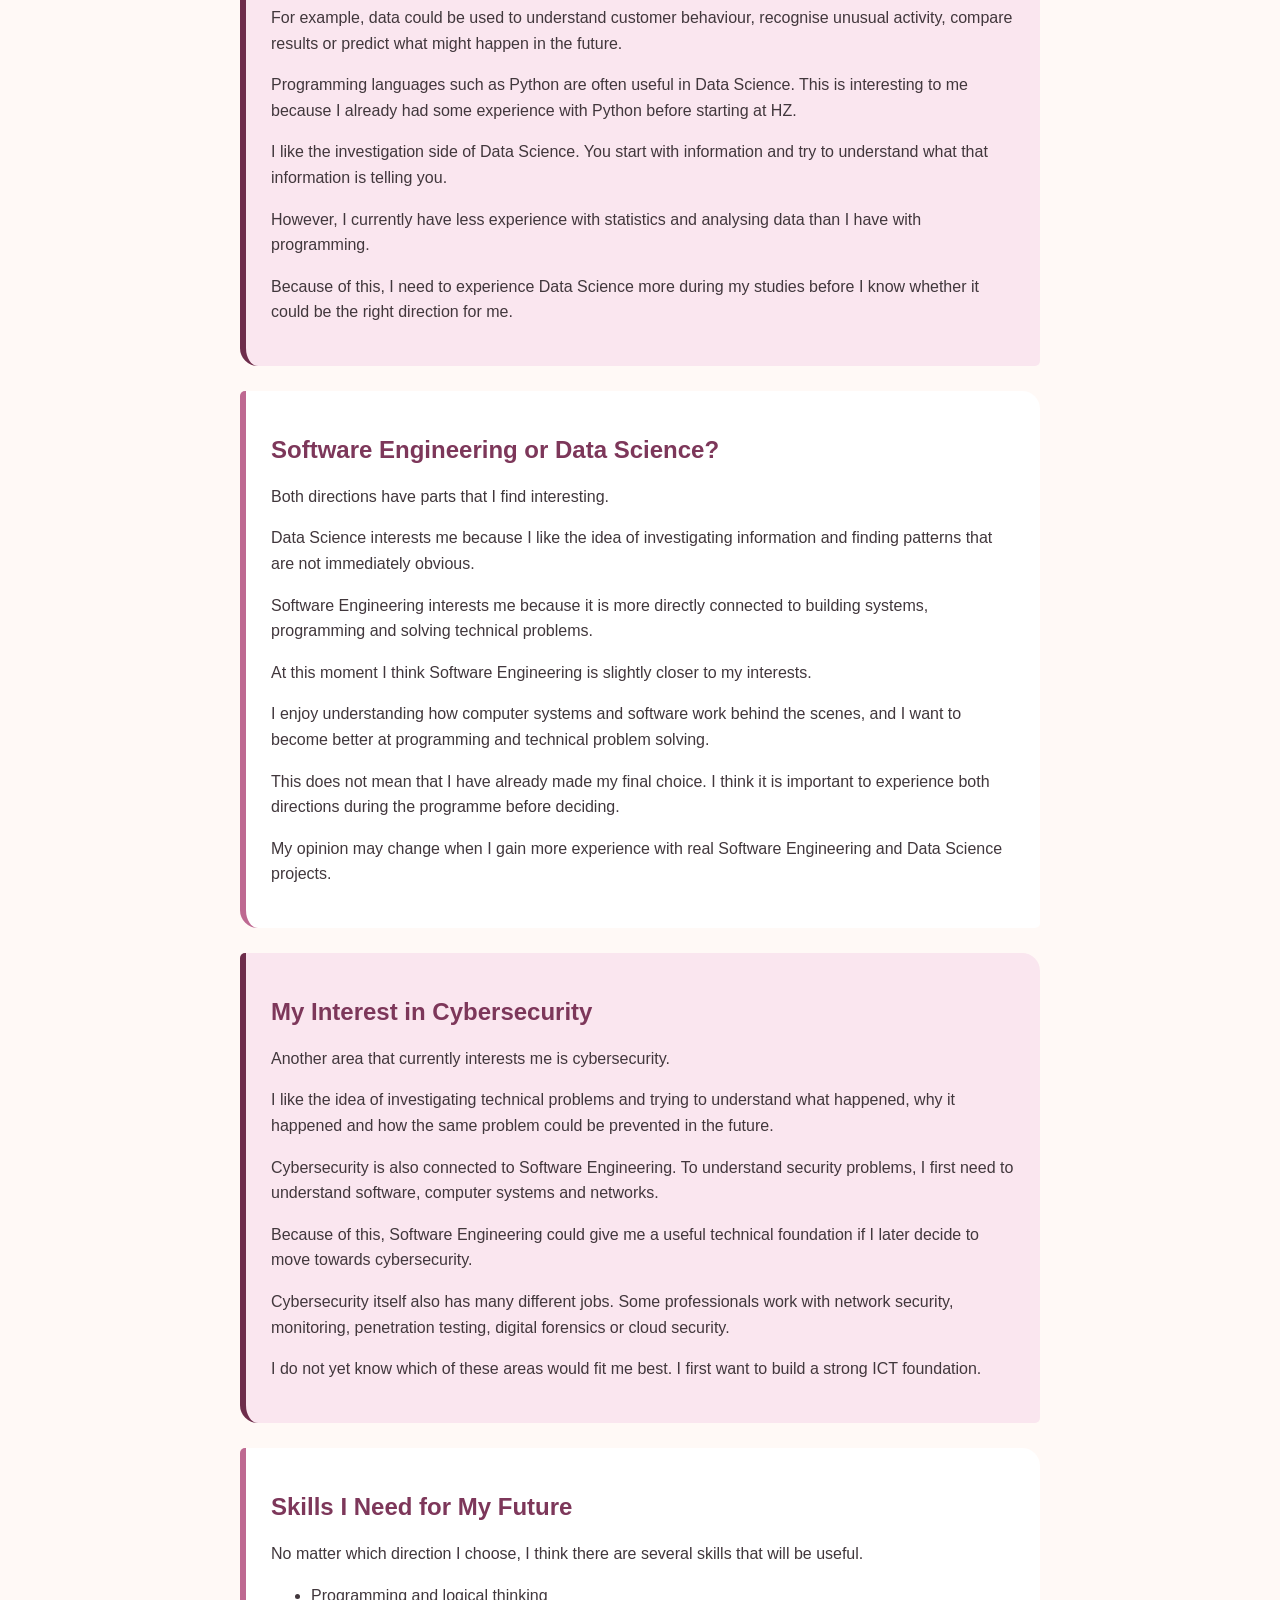
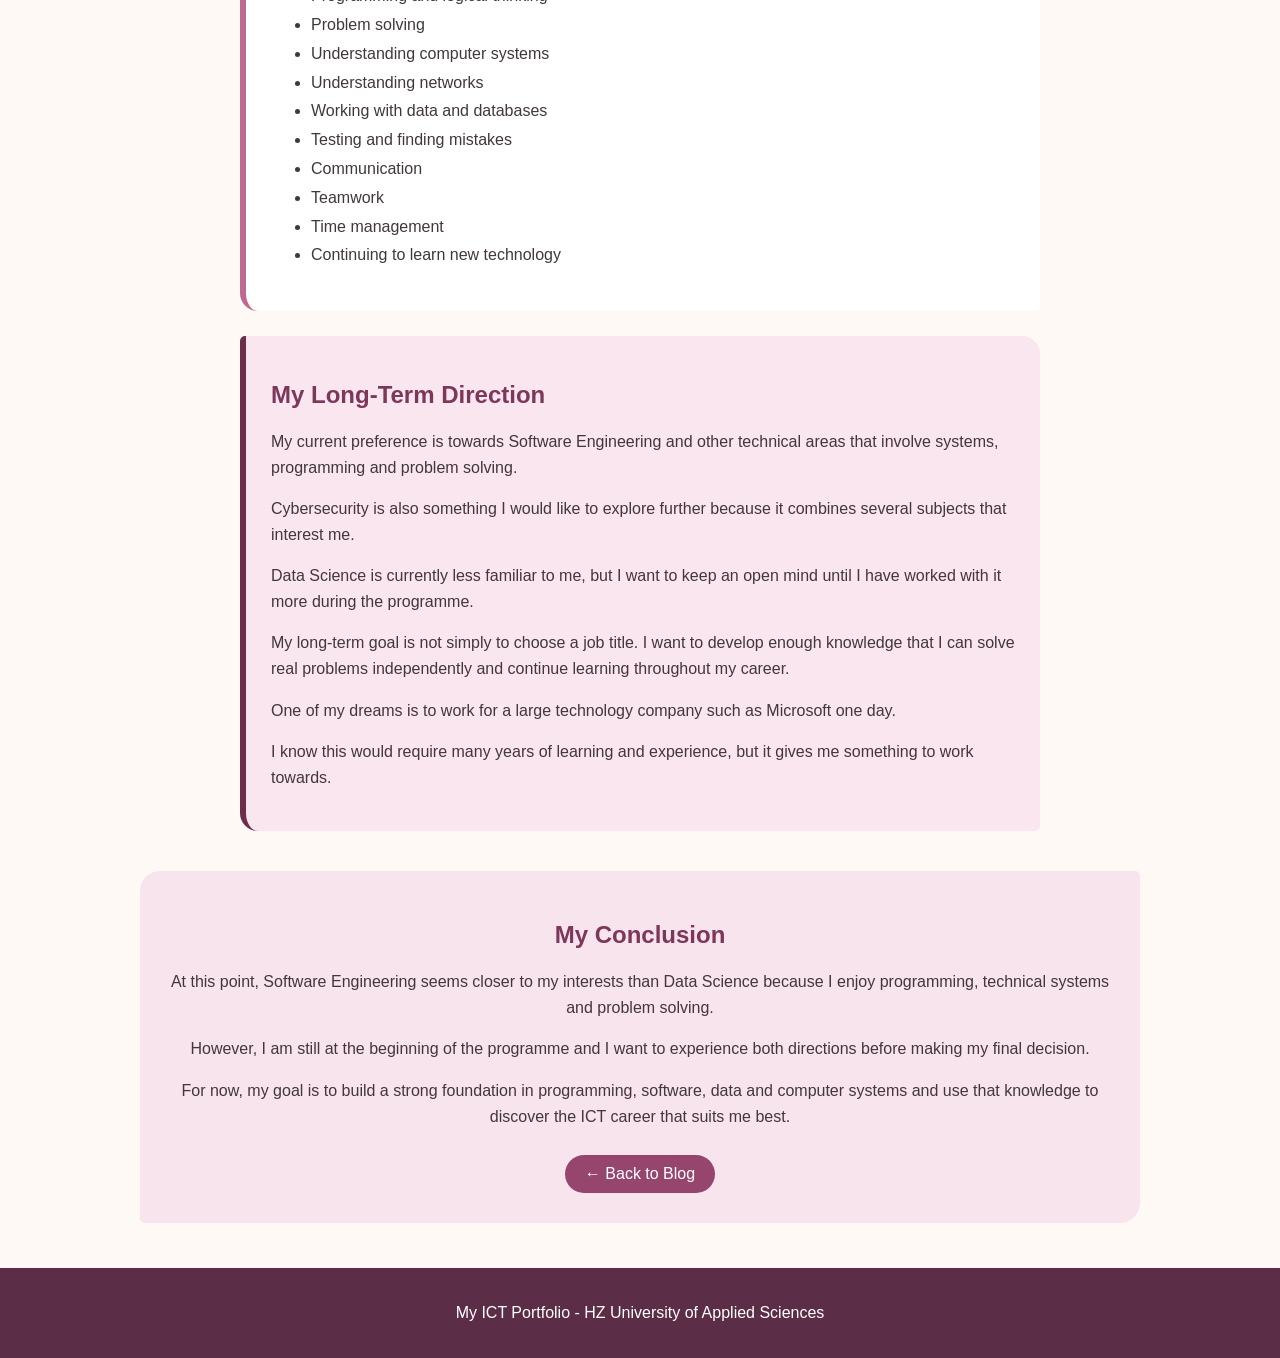
<file: direction.html>
<!doctype html>
<html lang="en">

<head>
  <meta charset="UTF-8">

  <meta
    name="viewport"
    content="width=device-width, initial-scale=1.0"
  >

  <title>Direction - My ICT Portfolio</title>

  <meta
    name="description"
    content="My exploration of Software Engineering and Data Science and my thoughts about my future direction in ICT."
  >

  <link rel="stylesheet" href="css/style.css">
</head>

<body>

  <header>

    <h1>My ICT Portfolio</h1>

    <p class="header-text">
      HZ University of Applied Sciences
    </p>

    <nav>

      <a href="index.html">
        Home
      </a>

      <a href="about.html">
        About
      </a>

      <a href="why-it.html">
        Why IT
      </a>

      <a href="dashboard.html">
        Dashboard
      </a>

      <a href="blog.html">
        Blog
      </a>

      <a href="goals.html">
        Goals
      </a>

      <a
        href="direction.html"
        class="active"
        aria-current="page"
      >
        Direction
      </a>

    </nav>

  </header>


  <main>

    <section class="direction-intro">

      <p class="small-label">
        MY FUTURE ♡
      </p>

      <h2>
        Finding My Direction in ICT
      </h2>

      <p>
        I am still at the beginning of my ICT studies, so I do not want
        to choose one final career too early.
      </p>

      <p>
        During the programme I have the opportunity to learn about
        different areas of ICT and discover which type of work fits
        my interests and personality.
      </p>

      <p>
        Two important directions in the programme are Software
        Engineering and Data Science.
      </p>

      <p>
        I wanted to understand both directions better before deciding
        which one currently interests me more.
      </p>

    </section>


    <section class="direction-card">

      <h2>
        Software Engineering
      </h2>

      <p>
        Software Engineering is about designing, developing, testing
        and maintaining software.
      </p>

      <p>
        It is not only about writing code. Software engineers also need
        to understand what users or clients need, think about the
        structure of a program, test their solutions and improve
        software when problems are found.
      </p>

      <p>
        Another important part of Software Engineering is
        maintainability. Code should not only work once. It should also
        be understandable enough that other developers can work with
        it later.
      </p>

      <p>
        Software engineers often work in teams. This means they also
        need skills such as communication, planning, Git and teamwork.
      </p>

      <p>
        During my studies I have already experienced a small part of
        this through programming assignments and creating my portfolio
        website. I have learned that even a simple program can require
        planning, testing and correcting mistakes.
      </p>

      <p>
        I find the problem-solving side of Software Engineering
        interesting. I like the idea of receiving a technical problem
        and trying to understand how I can solve it.
      </p>

      <p>
        I still need much more programming experience before I could
        call myself a software developer, but improving these skills is
        one of my main goals during the programme.
      </p>

    </section>


    <section class="direction-card pink-direction">

      <h2>
        Data Science
      </h2>

      <p>
        Data Science focuses on using data to discover useful
        information, patterns and relationships.
      </p>

      <p>
        Many organisations collect large amounts of information.
        Data scientists can analyse this information to answer
        questions and help organisations make better decisions.
      </p>

      <p>
        Data Science can involve programming, databases, mathematics
        and statistics.
      </p>

      <p>
        A Data Scientist may first need to collect or clean the data
        before it can be analysed. After that, different methods can
        be used to find patterns or make predictions.
      </p>

      <p>
        For example, data could be used to understand customer
        behaviour, recognise unusual activity, compare results or
        predict what might happen in the future.
      </p>

      <p>
        Programming languages such as Python are often useful in
        Data Science. This is interesting to me because I already had
        some experience with Python before starting at HZ.
      </p>

      <p>
        I like the investigation side of Data Science. You start with
        information and try to understand what that information is
        telling you.
      </p>

      <p>
        However, I currently have less experience with statistics and
        analysing data than I have with programming.
      </p>

      <p>
        Because of this, I need to experience Data Science more during
        my studies before I know whether it could be the right
        direction for me.
      </p>

    </section>


    <section class="direction-card">

      <h2>
        Software Engineering or Data Science?
      </h2>

      <p>
        Both directions have parts that I find interesting.
      </p>

      <p>
        Data Science interests me because I like the idea of
        investigating information and finding patterns that are not
        immediately obvious.
      </p>

      <p>
        Software Engineering interests me because it is more directly
        connected to building systems, programming and solving
        technical problems.
      </p>

      <p>
        At this moment I think Software Engineering is slightly closer
        to my interests.
      </p>

      <p>
        I enjoy understanding how computer systems and software work
        behind the scenes, and I want to become better at programming
        and technical problem solving.
      </p>

      <p>
        This does not mean that I have already made my final choice.
        I think it is important to experience both directions during
        the programme before deciding.
      </p>

      <p>
        My opinion may change when I gain more experience with real
        Software Engineering and Data Science projects.
      </p>

    </section>


    <section class="direction-card pink-direction">

      <h2>
        My Interest in Cybersecurity
      </h2>

      <p>
        Another area that currently interests me is cybersecurity.
      </p>

      <p>
        I like the idea of investigating technical problems and trying
        to understand what happened, why it happened and how the same
        problem could be prevented in the future.
      </p>

      <p>
        Cybersecurity is also connected to Software Engineering.
        To understand security problems, I first need to understand
        software, computer systems and networks.
      </p>

      <p>
        Because of this, Software Engineering could give me a useful
        technical foundation if I later decide to move towards
        cybersecurity.
      </p>

      <p>
        Cybersecurity itself also has many different jobs. Some
        professionals work with network security, monitoring,
        penetration testing, digital forensics or cloud security.
      </p>

      <p>
        I do not yet know which of these areas would fit me best.
        I first want to build a strong ICT foundation.
      </p>

    </section>


    <section class="direction-card">

      <h2>
        Skills I Need for My Future
      </h2>

      <p>
        No matter which direction I choose, I think there are several
        skills that will be useful.
      </p>

      <ul>
        <li>Programming and logical thinking</li>
        <li>Problem solving</li>
        <li>Understanding computer systems</li>
        <li>Understanding networks</li>
        <li>Working with data and databases</li>
        <li>Testing and finding mistakes</li>
        <li>Communication</li>
        <li>Teamwork</li>
        <li>Time management</li>
        <li>Continuing to learn new technology</li>
      </ul>

    </section>


    <section class="direction-card pink-direction">

      <h2>
        My Long-Term Direction
      </h2>

      <p>
        My current preference is towards Software Engineering and other
        technical areas that involve systems, programming and problem
        solving.
      </p>

      <p>
        Cybersecurity is also something I would like to explore further
        because it combines several subjects that interest me.
      </p>

      <p>
        Data Science is currently less familiar to me, but I want to
        keep an open mind until I have worked with it more during the
        programme.
      </p>

      <p>
        My long-term goal is not simply to choose a job title. I want
        to develop enough knowledge that I can solve real problems
        independently and continue learning throughout my career.
      </p>

      <p>
        One of my dreams is to work for a large technology company such
        as Microsoft one day.
      </p>

      <p>
        I know this would require many years of learning and experience,
        but it gives me something to work towards.
      </p>

    </section>


    <section class="direction-end">

      <h2>
        My Conclusion
      </h2>

      <p>
        At this point, Software Engineering seems closer to my
        interests than Data Science because I enjoy programming,
        technical systems and problem solving.
      </p>

      <p>
        However, I am still at the beginning of the programme and I
        want to experience both directions before making my final
        decision.
      </p>

      <p>
        For now, my goal is to build a strong foundation in
        programming, software, data and computer systems and use that
        knowledge to discover the ICT career that suits me best.
      </p>

      <a
        href="blog.html"
        class="back-button"
      >
        ← Back to Blog
      </a>

    </section>

  </main>


  <footer>
    <p>
      My ICT Portfolio - HZ University of Applied Sciences
    </p>
  </footer>

</body>

</html>
</file>
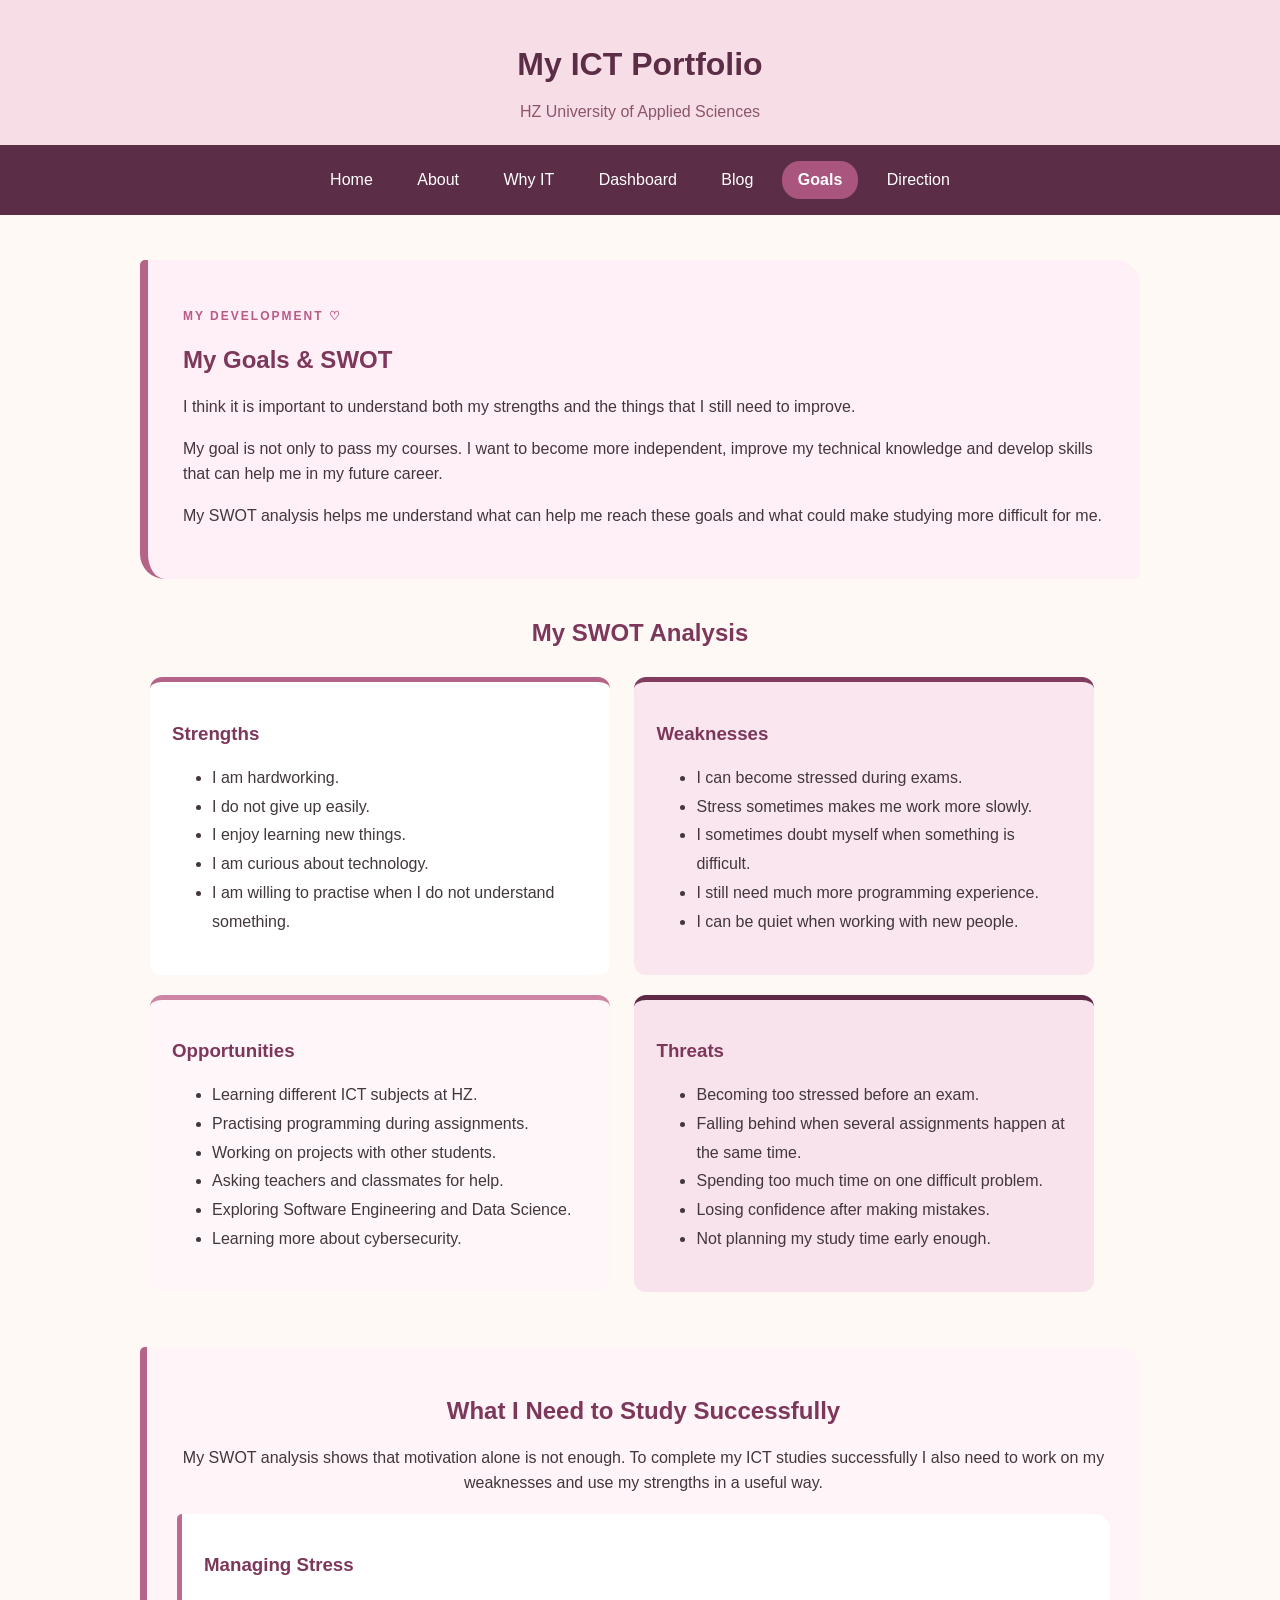
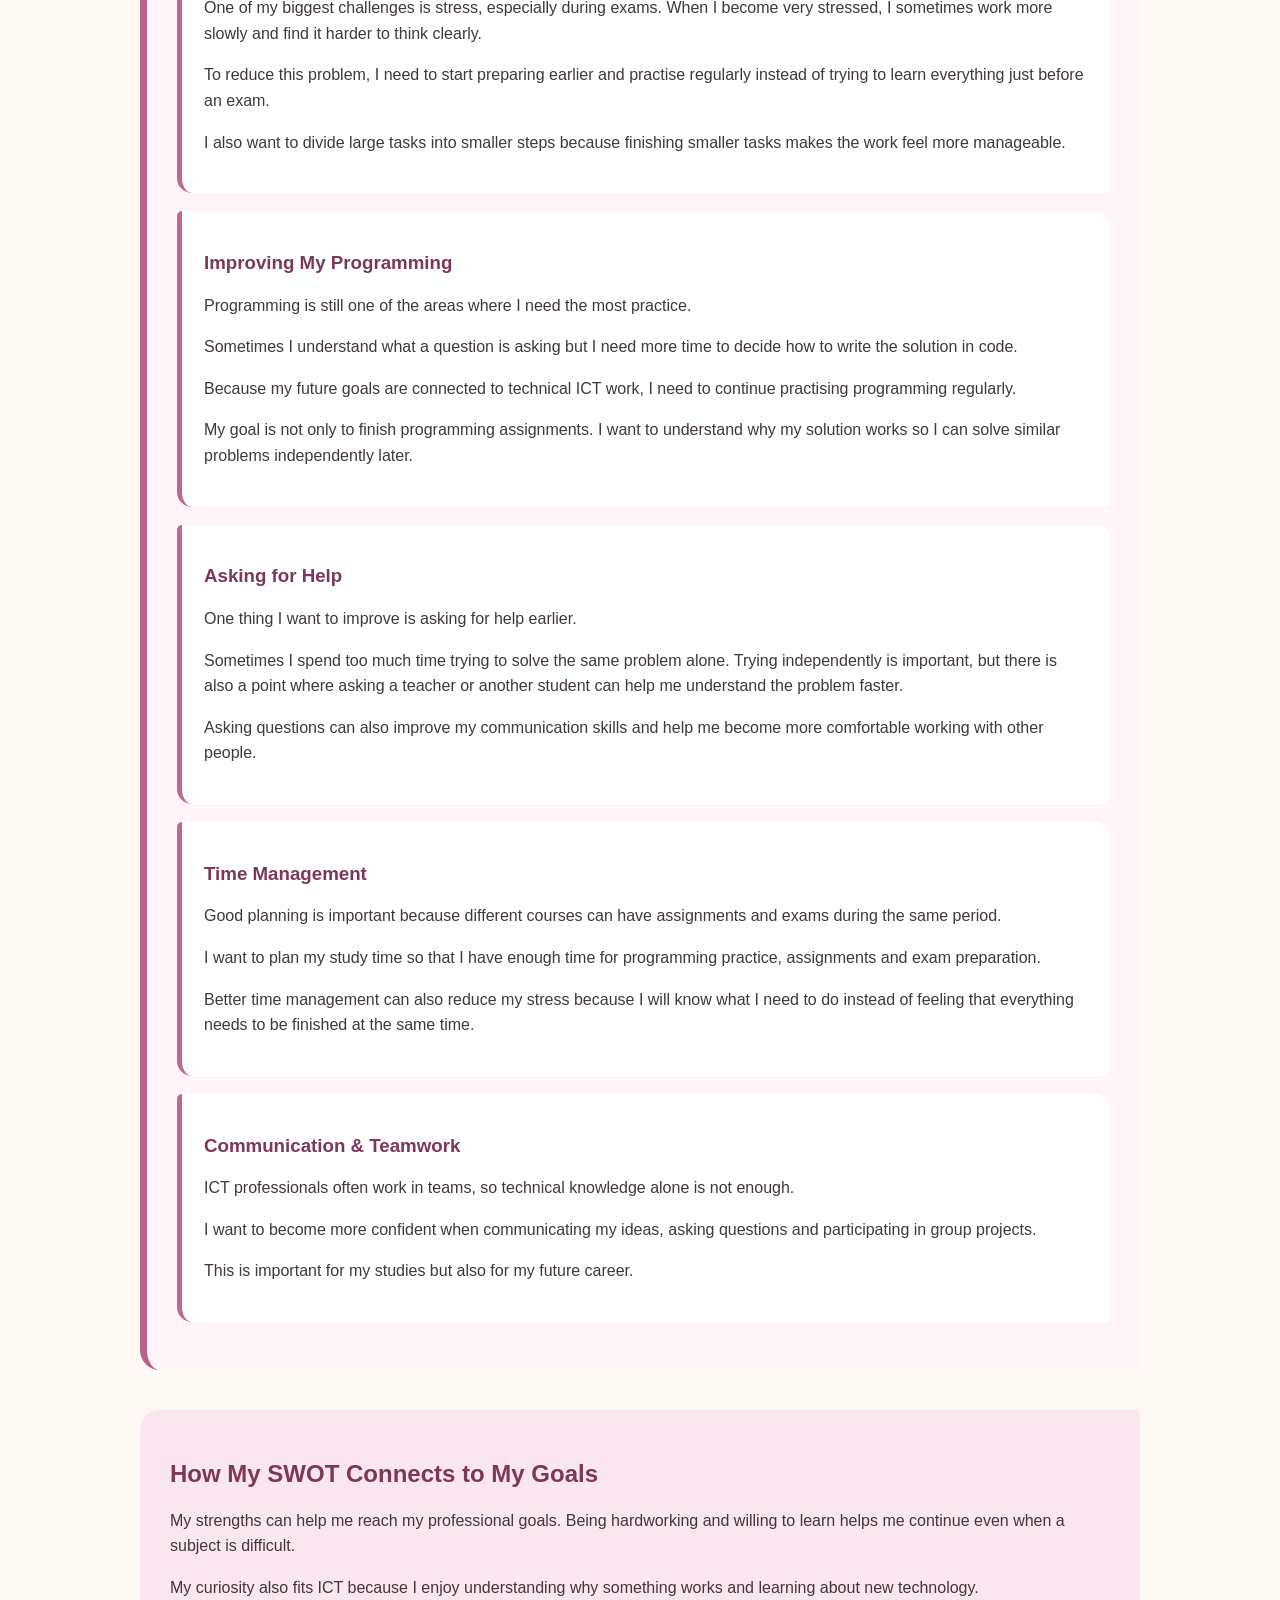
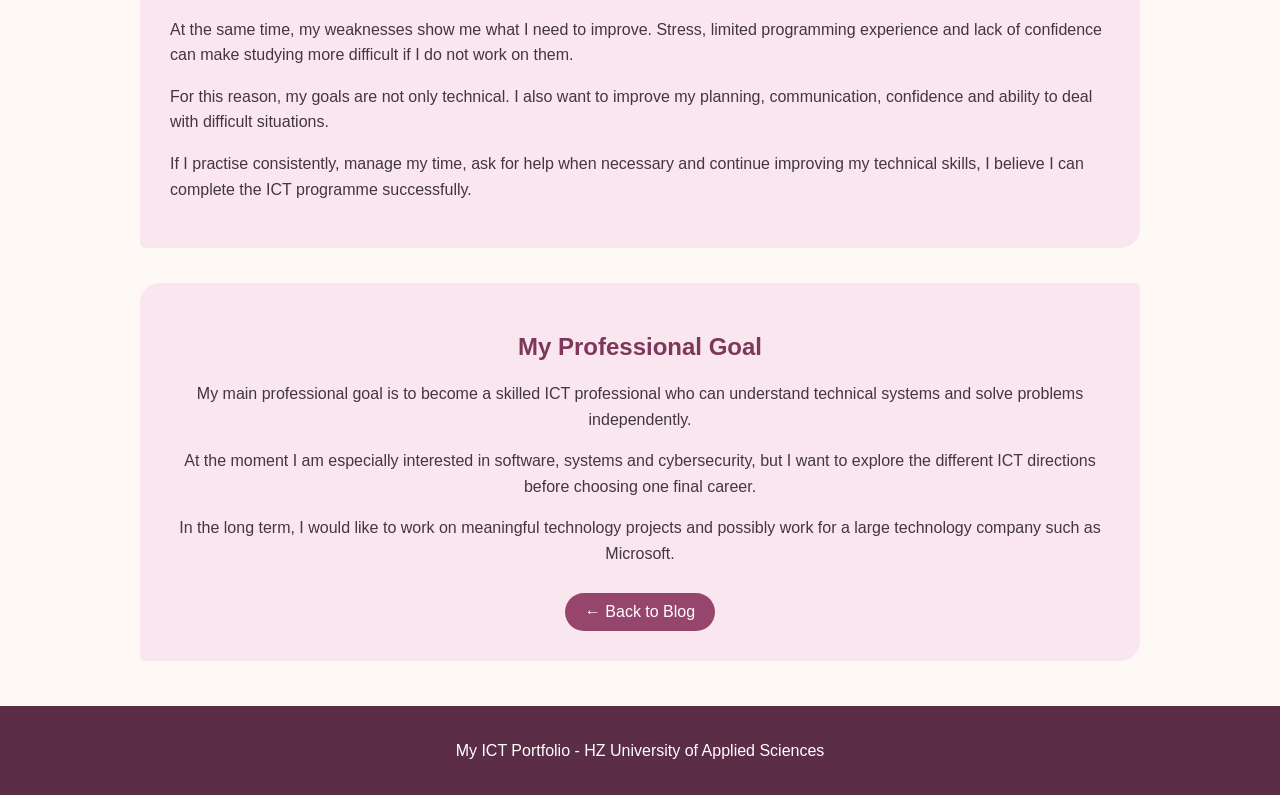
<file: goals.html>
<!doctype html>
<html lang="en">
  <head>
    <meta charset="UTF-8" />

    <meta name="viewport" content="width=device-width, initial-scale=1.0" />

    <title>Goals - My ICT Portfolio</title>

    <meta
      name="description"
      content="My professional goals, study success plan and SWOT analysis as an ICT student at HZ University of Applied Sciences."
    />

    <link rel="stylesheet" href="css/style.css" />
  </head>

  <body>
    <header>
      <h1>My ICT Portfolio</h1>

      <p class="header-text">HZ University of Applied Sciences</p>

      <nav>
        <a href="index.html"> Home </a>

        <a href="about.html"> About </a>

        <a href="why-it.html"> Why IT </a>

        <a href="dashboard.html"> Dashboard </a>

        <a href="blog.html"> Blog </a>

        <a href="goals.html" class="active" aria-current="page"> Goals </a>

        <a href="direction.html"> Direction </a>
      </nav>
    </header>

    <main>
      <section class="goals-intro">
        <p class="small-label">MY DEVELOPMENT ♡</p>

        <h2>My Goals & SWOT</h2>

        <p>
          I think it is important to understand both my strengths and the things
          that I still need to improve.
        </p>

        <p>
          My goal is not only to pass my courses. I want to become more
          independent, improve my technical knowledge and develop skills that
          can help me in my future career.
        </p>

        <p>
          My SWOT analysis helps me understand what can help me reach these
          goals and what could make studying more difficult for me.
        </p>
      </section>

      <section class="swot-section">
        <h2>My SWOT Analysis</h2>

        <div class="swot-box strength">
          <h3>Strengths</h3>

          <ul>
            <li>I am hardworking.</li>
            <li>I do not give up easily.</li>
            <li>I enjoy learning new things.</li>
            <li>I am curious about technology.</li>
            <li>
              I am willing to practise when I do not understand something.
            </li>
          </ul>
        </div>

        <div class="swot-box weakness">
          <h3>Weaknesses</h3>

          <ul>
            <li>I can become stressed during exams.</li>
            <li>Stress sometimes makes me work more slowly.</li>
            <li>I sometimes doubt myself when something is difficult.</li>
            <li>I still need much more programming experience.</li>
            <li>I can be quiet when working with new people.</li>
          </ul>
        </div>

        <div class="swot-box opportunity">
          <h3>Opportunities</h3>

          <ul>
            <li>Learning different ICT subjects at HZ.</li>
            <li>Practising programming during assignments.</li>
            <li>Working on projects with other students.</li>
            <li>Asking teachers and classmates for help.</li>
            <li>Exploring Software Engineering and Data Science.</li>
            <li>Learning more about cybersecurity.</li>
          </ul>
        </div>

        <div class="swot-box threat">
          <h3>Threats</h3>

          <ul>
            <li>Becoming too stressed before an exam.</li>
            <li>
              Falling behind when several assignments happen at the same time.
            </li>
            <li>Spending too much time on one difficult problem.</li>
            <li>Losing confidence after making mistakes.</li>
            <li>Not planning my study time early enough.</li>
          </ul>
        </div>
      </section>

      <section class="study-success-section">
        <h2>What I Need to Study Successfully</h2>

        <p>
          My SWOT analysis shows that motivation alone is not enough. To
          complete my ICT studies successfully I also need to work on my
          weaknesses and use my strengths in a useful way.
        </p>

        <div class="success-box">
          <h3>Managing Stress</h3>

          <p>
            One of my biggest challenges is stress, especially during exams.
            When I become very stressed, I sometimes work more slowly and find
            it harder to think clearly.
          </p>

          <p>
            To reduce this problem, I need to start preparing earlier and
            practise regularly instead of trying to learn everything just before
            an exam.
          </p>

          <p>
            I also want to divide large tasks into smaller steps because
            finishing smaller tasks makes the work feel more manageable.
          </p>
        </div>

        <div class="success-box">
          <h3>Improving My Programming</h3>

          <p>
            Programming is still one of the areas where I need the most
            practice.
          </p>

          <p>
            Sometimes I understand what a question is asking but I need more
            time to decide how to write the solution in code.
          </p>

          <p>
            Because my future goals are connected to technical ICT work, I need
            to continue practising programming regularly.
          </p>

          <p>
            My goal is not only to finish programming assignments. I want to
            understand why my solution works so I can solve similar problems
            independently later.
          </p>
        </div>

        <div class="success-box">
          <h3>Asking for Help</h3>

          <p>One thing I want to improve is asking for help earlier.</p>

          <p>
            Sometimes I spend too much time trying to solve the same problem
            alone. Trying independently is important, but there is also a point
            where asking a teacher or another student can help me understand the
            problem faster.
          </p>

          <p>
            Asking questions can also improve my communication skills and help
            me become more comfortable working with other people.
          </p>
        </div>

        <div class="success-box">
          <h3>Time Management</h3>

          <p>
            Good planning is important because different courses can have
            assignments and exams during the same period.
          </p>

          <p>
            I want to plan my study time so that I have enough time for
            programming practice, assignments and exam preparation.
          </p>

          <p>
            Better time management can also reduce my stress because I will know
            what I need to do instead of feeling that everything needs to be
            finished at the same time.
          </p>
        </div>

        <div class="success-box">
          <h3>Communication & Teamwork</h3>

          <p>
            ICT professionals often work in teams, so technical knowledge alone
            is not enough.
          </p>

          <p>
            I want to become more confident when communicating my ideas, asking
            questions and participating in group projects.
          </p>

          <p>This is important for my studies but also for my future career.</p>
        </div>
      </section>

      <section class="goals-connection">
        <h2>How My SWOT Connects to My Goals</h2>

        <p>
          My strengths can help me reach my professional goals. Being
          hardworking and willing to learn helps me continue even when a subject
          is difficult.
        </p>

        <p>
          My curiosity also fits ICT because I enjoy understanding why something
          works and learning about new technology.
        </p>

        <p>
          At the same time, my weaknesses show me what I need to improve.
          Stress, limited programming experience and lack of confidence can make
          studying more difficult if I do not work on them.
        </p>

        <p>
          For this reason, my goals are not only technical. I also want to
          improve my planning, communication, confidence and ability to deal
          with difficult situations.
        </p>

        <p>
          If I practise consistently, manage my time, ask for help when
          necessary and continue improving my technical skills, I believe I can
          complete the ICT programme successfully.
        </p>
      </section>

      <section class="future-goal">
        <h2>My Professional Goal</h2>

        <p>
          My main professional goal is to become a skilled ICT professional who
          can understand technical systems and solve problems independently.
        </p>

        <p>
          At the moment I am especially interested in software, systems and
          cybersecurity, but I want to explore the different ICT directions
          before choosing one final career.
        </p>

        <p>
          In the long term, I would like to work on meaningful technology
          projects and possibly work for a large technology company such as
          Microsoft.
        </p>

        <a href="blog.html" class="back-button"> ← Back to Blog </a>
      </section>
    </main>

    <footer>
      <p>My ICT Portfolio - HZ University of Applied Sciences</p>
    </footer>
  </body>
</html>
</file>
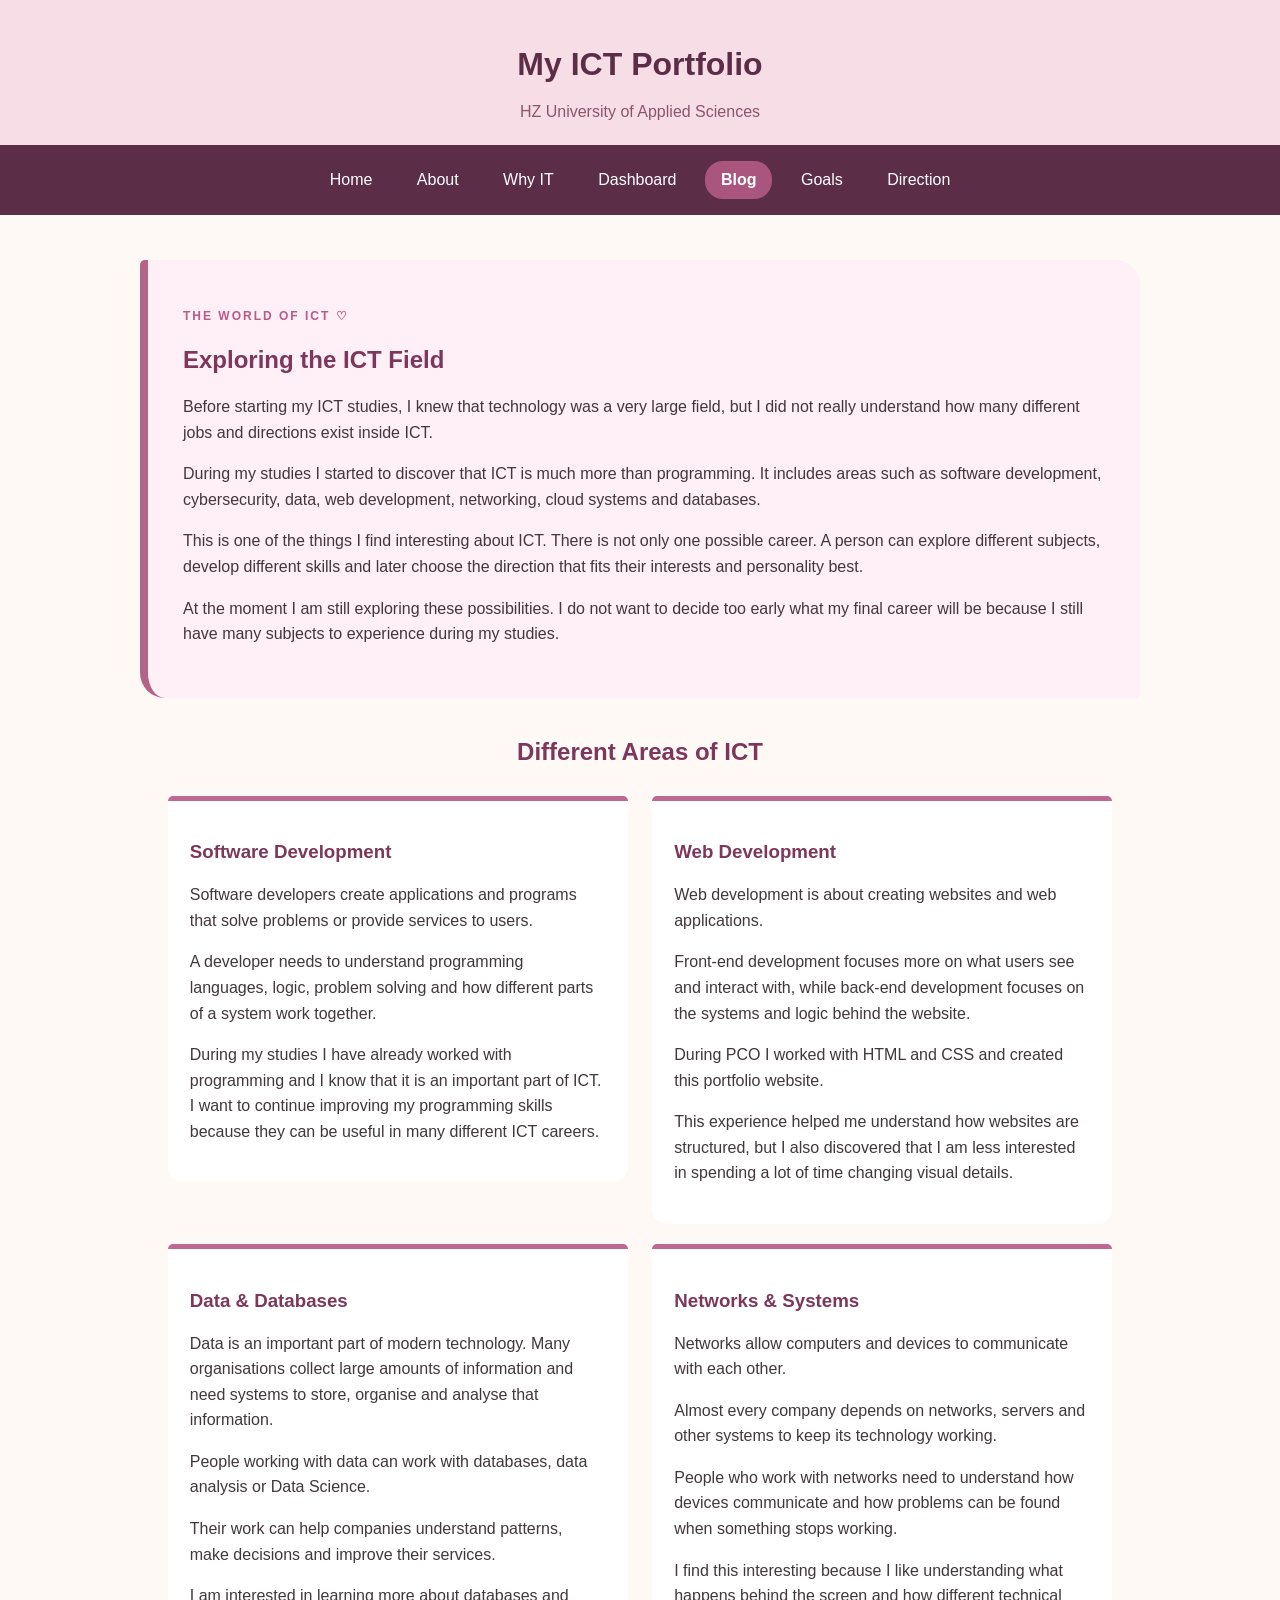
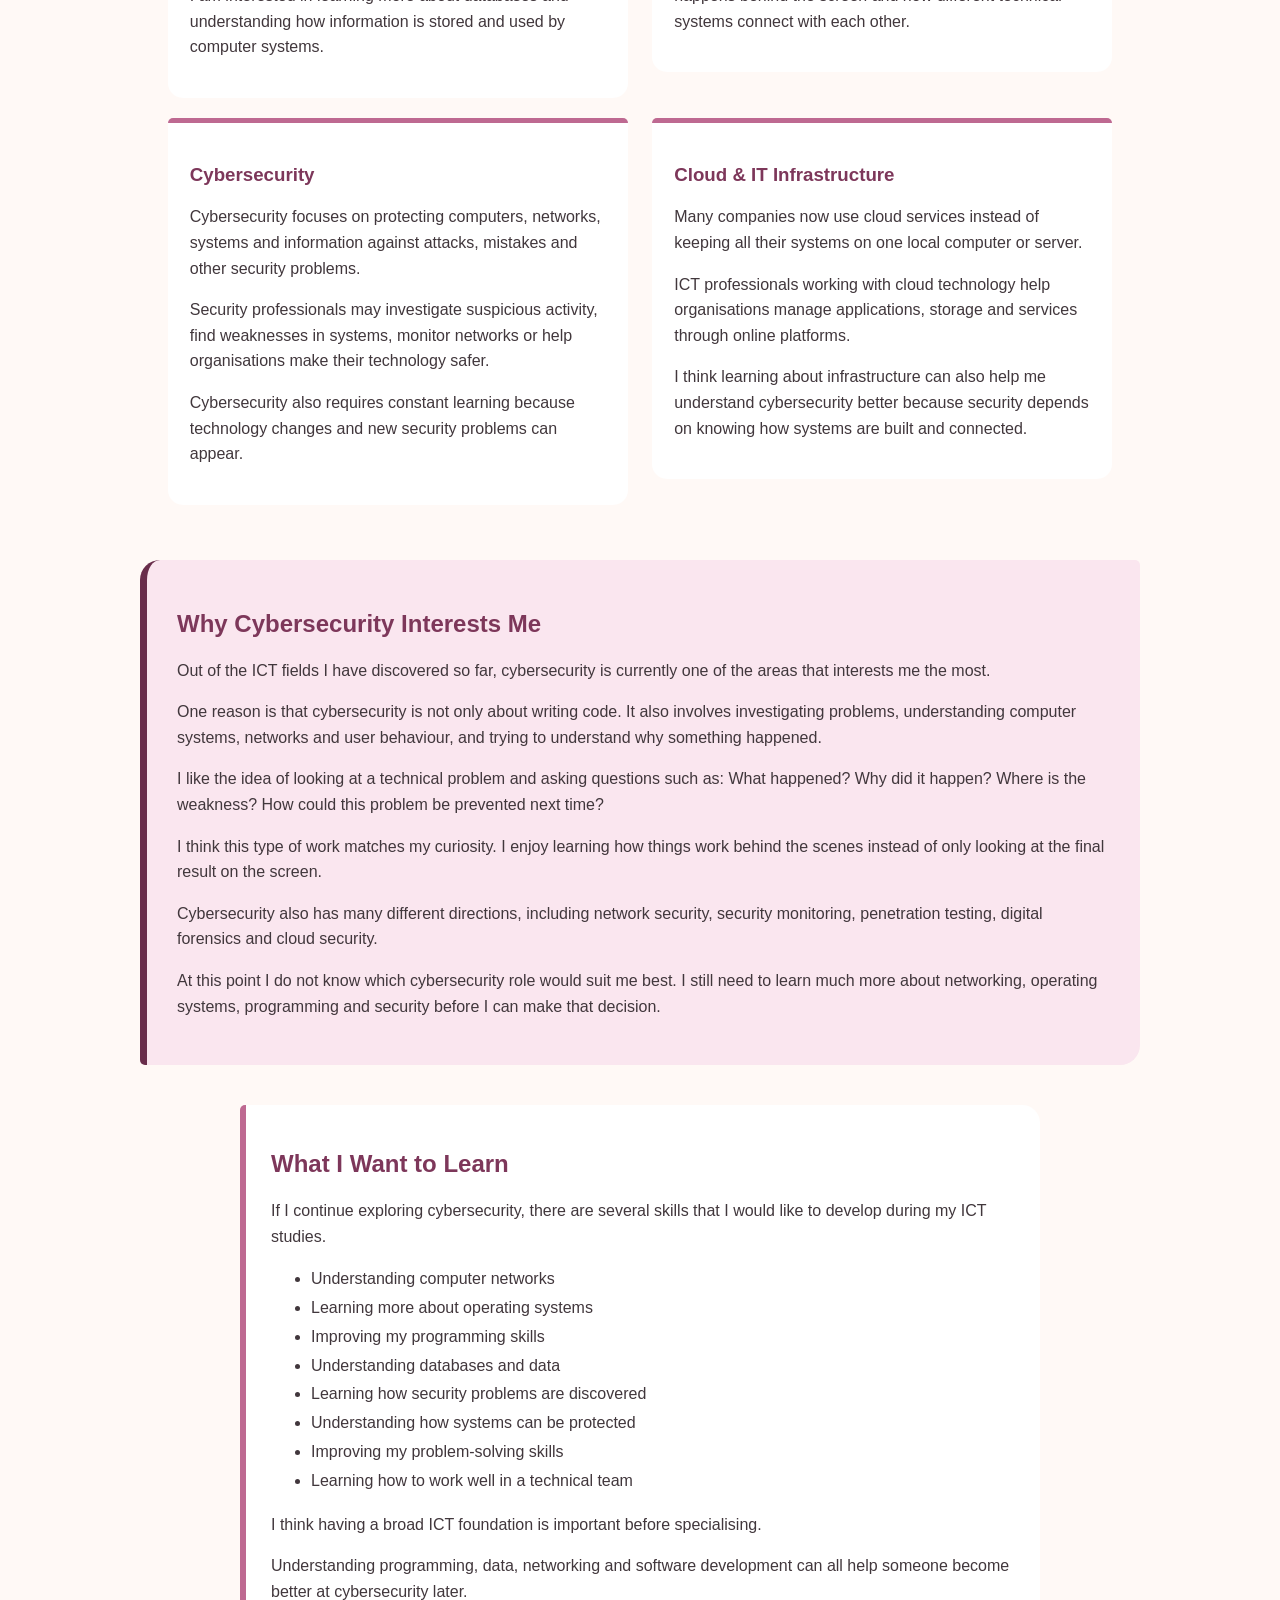
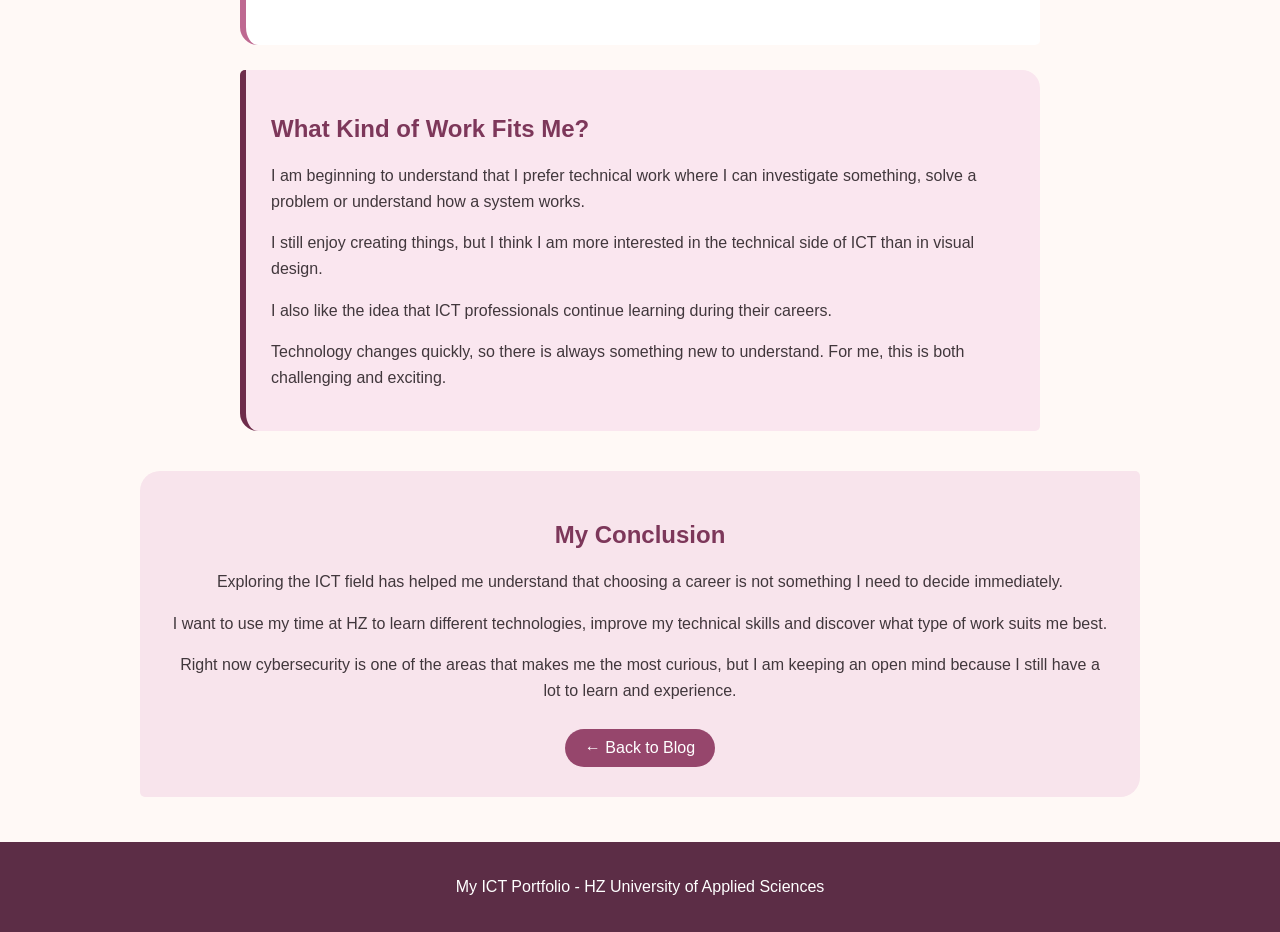
<file: ict-field.html>
<!doctype html>
<html lang="en">
  <head>
    <meta charset="UTF-8" />

    <meta name="viewport" content="width=device-width, initial-scale=1.0" />

    <title>ICT Field - My ICT Portfolio</title>

    <meta
      name="description"
      content="My exploration of different ICT careers including software development, data, networks, cloud technology and cybersecurity."
    />

    <link rel="stylesheet" href="css/style.css" />
  </head>

  <body>
    <header>
      <h1>My ICT Portfolio</h1>

      <p class="header-text">HZ University of Applied Sciences</p>

      <nav>
        <a href="index.html"> Home </a>

        <a href="about.html"> About </a>

        <a href="why-it.html"> Why IT </a>

        <a href="dashboard.html"> Dashboard </a>

        <a href="blog.html" class="active" aria-current="page"> Blog </a>

        <a href="goals.html"> Goals </a>

        <a href="direction.html"> Direction </a>
      </nav>
    </header>

    <main>
      <section class="field-intro">
        <p class="small-label">THE WORLD OF ICT ♡</p>

        <h2>Exploring the ICT Field</h2>

        <p>
          Before starting my ICT studies, I knew that technology was a very
          large field, but I did not really understand how many different jobs
          and directions exist inside ICT.
        </p>

        <p>
          During my studies I started to discover that ICT is much more than
          programming. It includes areas such as software development,
          cybersecurity, data, web development, networking, cloud systems and
          databases.
        </p>

        <p>
          This is one of the things I find interesting about ICT. There is not
          only one possible career. A person can explore different subjects,
          develop different skills and later choose the direction that fits
          their interests and personality best.
        </p>

        <p>
          At the moment I am still exploring these possibilities. I do not want
          to decide too early what my final career will be because I still have
          many subjects to experience during my studies.
        </p>
      </section>

      <section class="field-section">
        <h2>Different Areas of ICT</h2>

        <div class="field-box">
          <h3>Software Development</h3>

          <p>
            Software developers create applications and programs that solve
            problems or provide services to users.
          </p>

          <p>
            A developer needs to understand programming languages, logic,
            problem solving and how different parts of a system work together.
          </p>

          <p>
            During my studies I have already worked with programming and I know
            that it is an important part of ICT. I want to continue improving my
            programming skills because they can be useful in many different ICT
            careers.
          </p>
        </div>

        <div class="field-box">
          <h3>Web Development</h3>

          <p>
            Web development is about creating websites and web applications.
          </p>

          <p>
            Front-end development focuses more on what users see and interact
            with, while back-end development focuses on the systems and logic
            behind the website.
          </p>

          <p>
            During PCO I worked with HTML and CSS and created this portfolio
            website.
          </p>

          <p>
            This experience helped me understand how websites are structured,
            but I also discovered that I am less interested in spending a lot of
            time changing visual details.
          </p>
        </div>

        <div class="field-box">
          <h3>Data & Databases</h3>

          <p>
            Data is an important part of modern technology. Many organisations
            collect large amounts of information and need systems to store,
            organise and analyse that information.
          </p>

          <p>
            People working with data can work with databases, data analysis or
            Data Science.
          </p>

          <p>
            Their work can help companies understand patterns, make decisions
            and improve their services.
          </p>

          <p>
            I am interested in learning more about databases and understanding
            how information is stored and used by computer systems.
          </p>
        </div>

        <div class="field-box">
          <h3>Networks & Systems</h3>

          <p>
            Networks allow computers and devices to communicate with each other.
          </p>

          <p>
            Almost every company depends on networks, servers and other systems
            to keep its technology working.
          </p>

          <p>
            People who work with networks need to understand how devices
            communicate and how problems can be found when something stops
            working.
          </p>

          <p>
            I find this interesting because I like understanding what happens
            behind the screen and how different technical systems connect with
            each other.
          </p>
        </div>

        <div class="field-box">
          <h3>Cybersecurity</h3>

          <p>
            Cybersecurity focuses on protecting computers, networks, systems and
            information against attacks, mistakes and other security problems.
          </p>

          <p>
            Security professionals may investigate suspicious activity, find
            weaknesses in systems, monitor networks or help organisations make
            their technology safer.
          </p>

          <p>
            Cybersecurity also requires constant learning because technology
            changes and new security problems can appear.
          </p>
        </div>

        <div class="field-box">
          <h3>Cloud & IT Infrastructure</h3>

          <p>
            Many companies now use cloud services instead of keeping all their
            systems on one local computer or server.
          </p>

          <p>
            ICT professionals working with cloud technology help organisations
            manage applications, storage and services through online platforms.
          </p>

          <p>
            I think learning about infrastructure can also help me understand
            cybersecurity better because security depends on knowing how systems
            are built and connected.
          </p>
        </div>
      </section>

      <section class="cyber-interest">
        <h2>Why Cybersecurity Interests Me</h2>

        <p>
          Out of the ICT fields I have discovered so far, cybersecurity is
          currently one of the areas that interests me the most.
        </p>

        <p>
          One reason is that cybersecurity is not only about writing code. It
          also involves investigating problems, understanding computer systems,
          networks and user behaviour, and trying to understand why something
          happened.
        </p>

        <p>
          I like the idea of looking at a technical problem and asking questions
          such as: What happened? Why did it happen? Where is the weakness? How
          could this problem be prevented next time?
        </p>

        <p>
          I think this type of work matches my curiosity. I enjoy learning how
          things work behind the scenes instead of only looking at the final
          result on the screen.
        </p>

        <p>
          Cybersecurity also has many different directions, including network
          security, security monitoring, penetration testing, digital forensics
          and cloud security.
        </p>

        <p>
          At this point I do not know which cybersecurity role would suit me
          best. I still need to learn much more about networking, operating
          systems, programming and security before I can make that decision.
        </p>
      </section>

      <section class="direction-card">
        <h2>What I Want to Learn</h2>

        <p>
          If I continue exploring cybersecurity, there are several skills that I
          would like to develop during my ICT studies.
        </p>

        <ul>
          <li>Understanding computer networks</li>
          <li>Learning more about operating systems</li>
          <li>Improving my programming skills</li>
          <li>Understanding databases and data</li>
          <li>Learning how security problems are discovered</li>
          <li>Understanding how systems can be protected</li>
          <li>Improving my problem-solving skills</li>
          <li>Learning how to work well in a technical team</li>
        </ul>

        <p>
          I think having a broad ICT foundation is important before
          specialising.
        </p>

        <p>
          Understanding programming, data, networking and software development
          can all help someone become better at cybersecurity later.
        </p>
      </section>

      <section class="direction-card pink-direction">
        <h2>What Kind of Work Fits Me?</h2>

        <p>
          I am beginning to understand that I prefer technical work where I can
          investigate something, solve a problem or understand how a system
          works.
        </p>

        <p>
          I still enjoy creating things, but I think I am more interested in the
          technical side of ICT than in visual design.
        </p>

        <p>
          I also like the idea that ICT professionals continue learning during
          their careers.
        </p>

        <p>
          Technology changes quickly, so there is always something new to
          understand. For me, this is both challenging and exciting.
        </p>
      </section>

      <section class="direction-end">
        <h2>My Conclusion</h2>

        <p>
          Exploring the ICT field has helped me understand that choosing a
          career is not something I need to decide immediately.
        </p>

        <p>
          I want to use my time at HZ to learn different technologies, improve
          my technical skills and discover what type of work suits me best.
        </p>

        <p>
          Right now cybersecurity is one of the areas that makes me the most
          curious, but I am keeping an open mind because I still have a lot to
          learn and experience.
        </p>

        <a href="blog.html" class="back-button"> ← Back to Blog </a>
      </section>
    </main>

    <footer>
      <p>My ICT Portfolio - HZ University of Applied Sciences</p>
    </footer>
  </body>
</html>
</file>
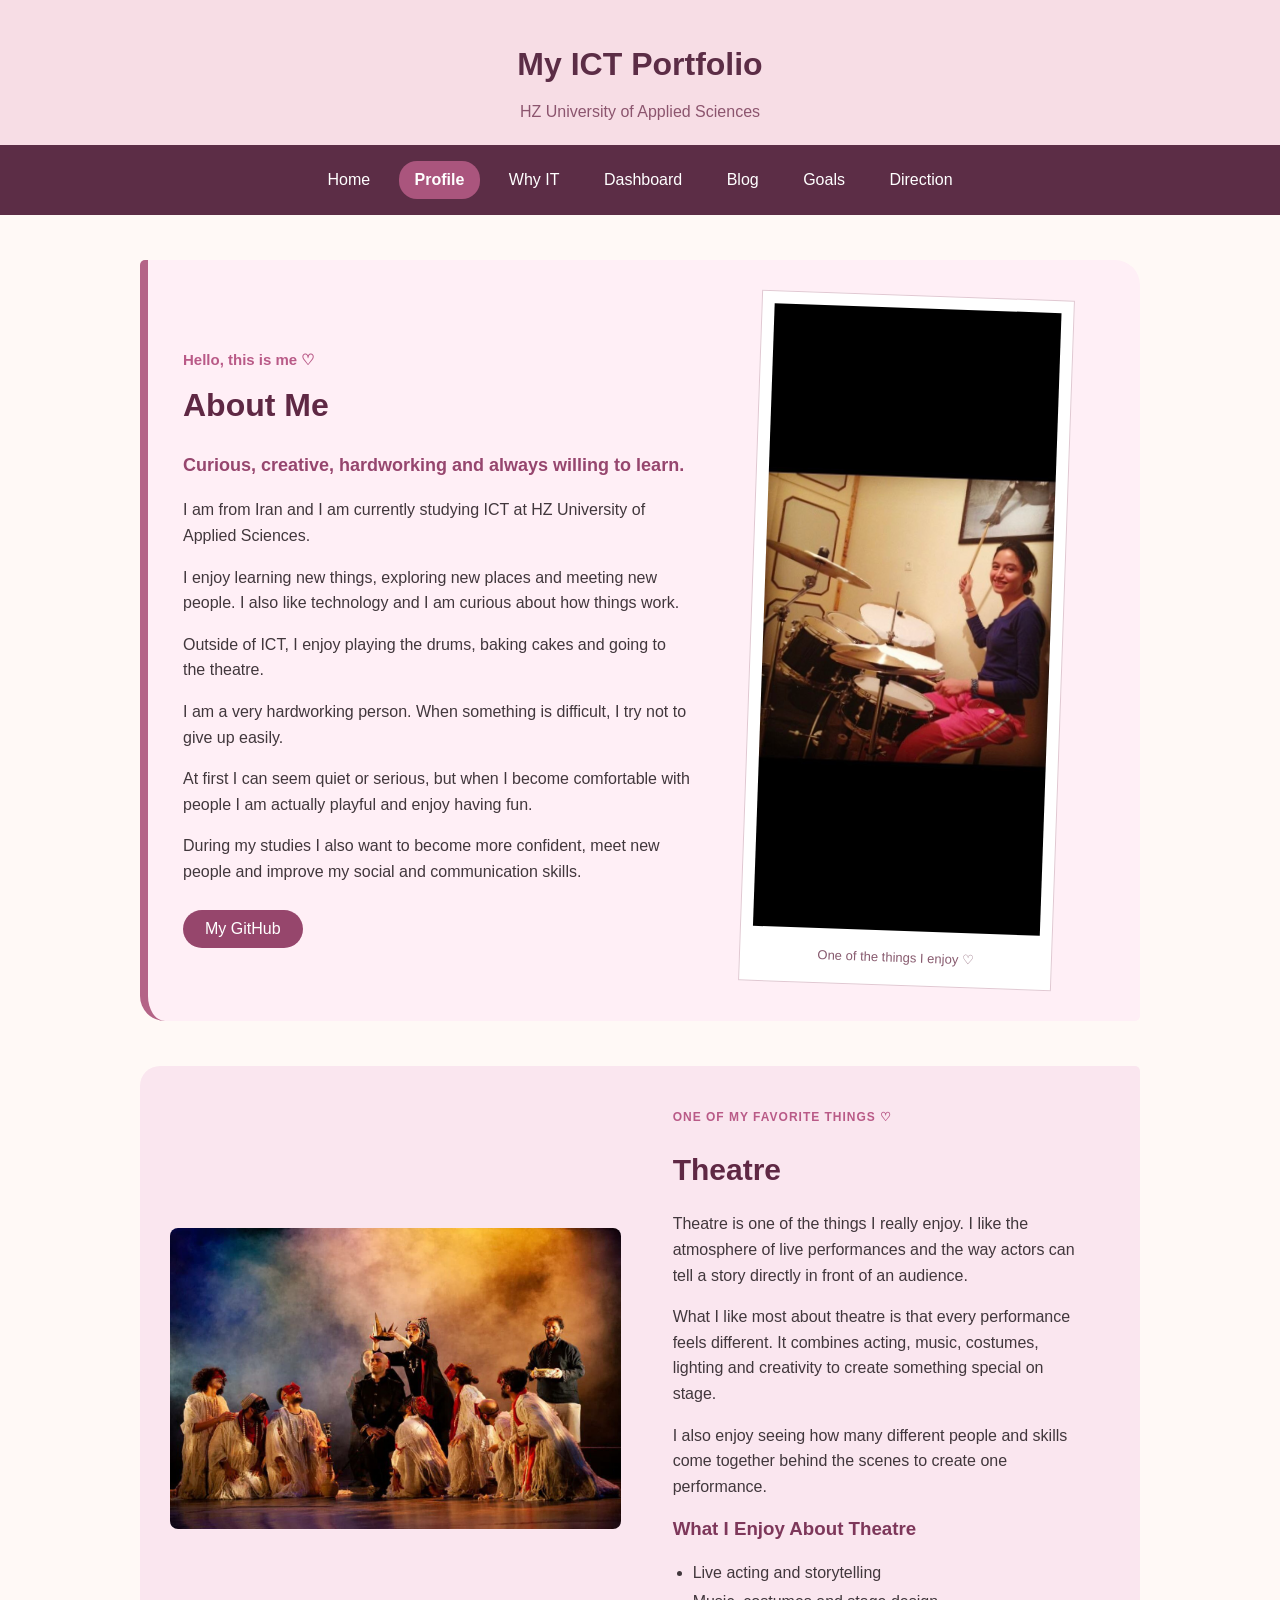
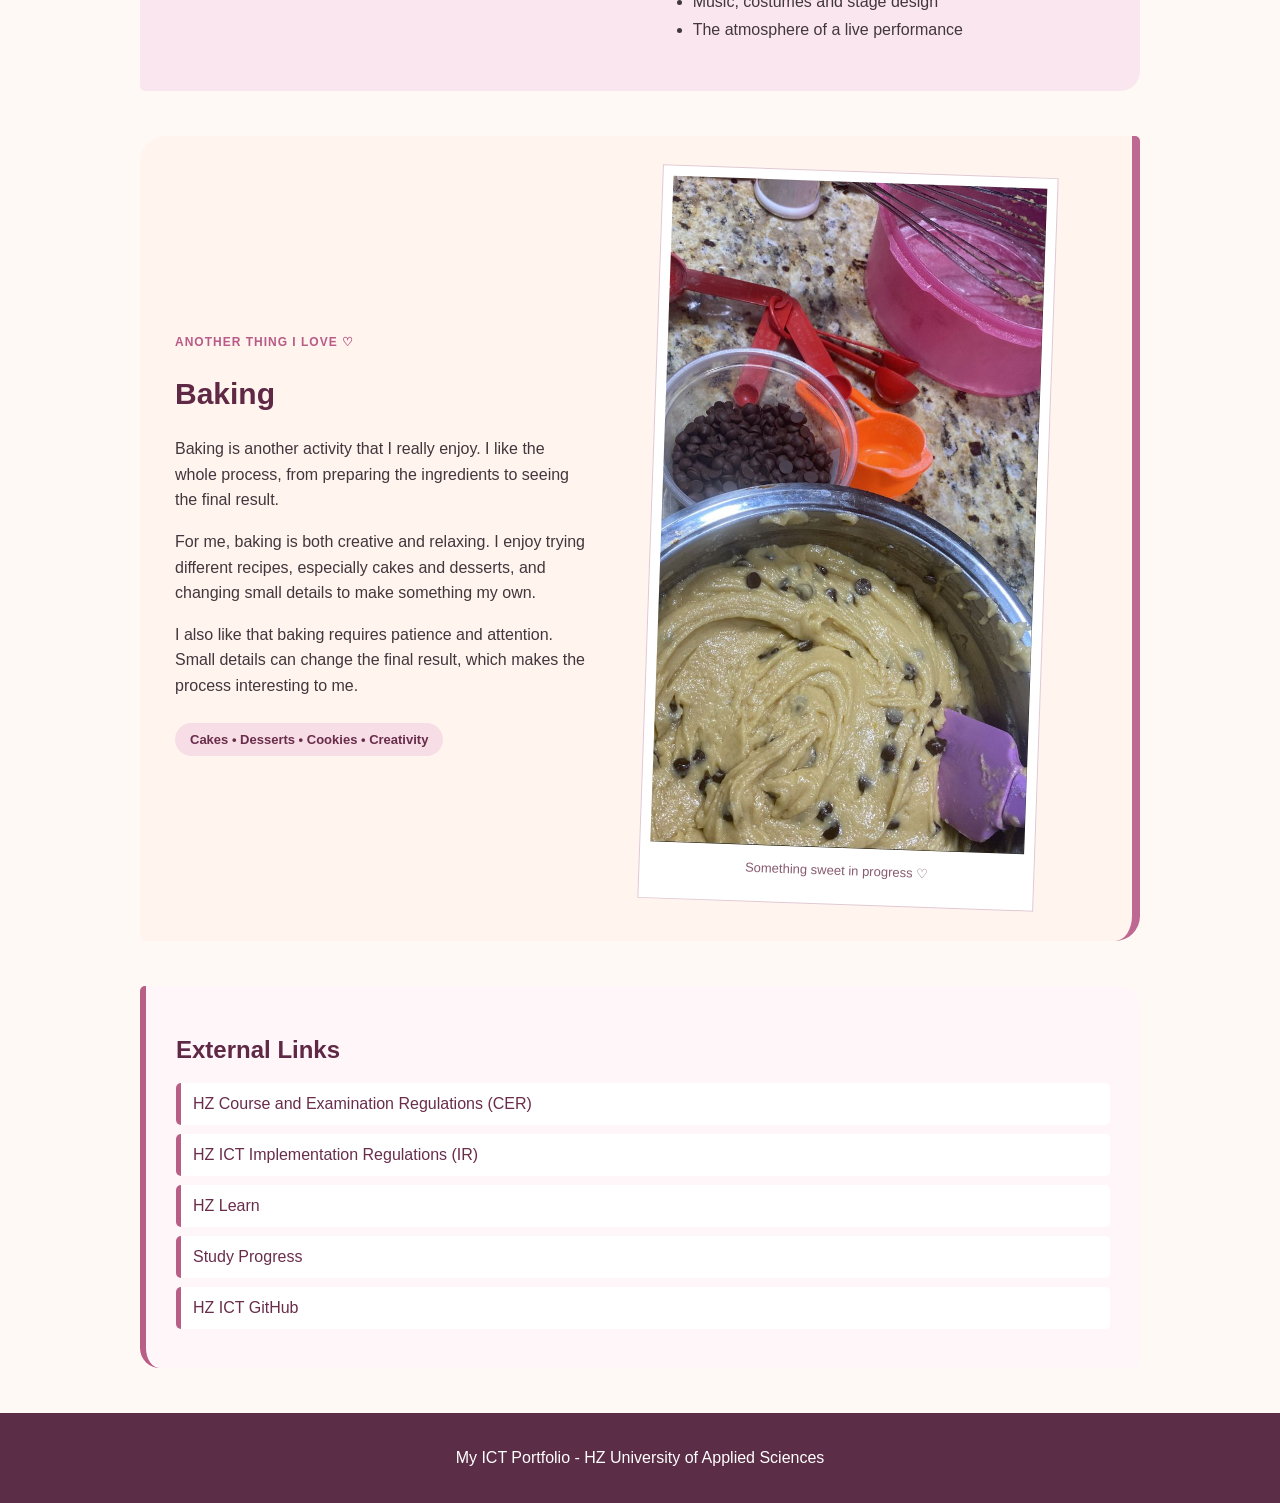
<file: profile.html>
<!doctype html>
<html lang="en">
  <head>
    <meta charset="UTF-8" />
    <meta name="viewport" content="width=device-width, initial-scale=1.0" />

    <title>Profile - My ICT Portfolio</title>

    <meta
      name="description"
      content="Learn more about me, my hobbies, personality and interests as an ICT student at HZ University of Applied Sciences."
    />

    <link rel="stylesheet" href="css/style.css" />
  </head>

  <body>
    <header>
      <h1>My ICT Portfolio</h1>

      <p class="header-text">HZ University of Applied Sciences</p>

      <nav>
        <a href="index.html">Home</a>
        <a href="profile.html" class="active" aria-current="page">Profile</a>
        <a href="why-it.html">Why IT</a>
        <a href="dashboard.html">Dashboard</a>
        <a href="blog.html">Blog</a>
        <a href="goals.html">Goals</a>
        <a href="direction.html">Direction</a>
      </nav>
    </header>

    <main>
      <section class="profile-top">
        <div class="about-me">
          <p class="hello-text">Hello, this is me ♡</p>

          <h2>About Me</h2>

          <p class="tagline">
            Curious, creative, hardworking and always willing to learn.
          </p>

          <p>
            I am from Iran and I am currently studying ICT at HZ University of
            Applied Sciences.
          </p>

          <p>
            I enjoy learning new things, exploring new places and meeting new
            people. I also like technology and I am curious about how things
            work.
          </p>

          <p>
            Outside of ICT, I enjoy playing the drums, baking cakes and going to
            the theatre.
          </p>

          <p>
            I am a very hardworking person. When something is difficult, I try
            not to give up easily.
          </p>

          <p>
            At first I can seem quiet or serious, but when I become comfortable
            with people I am actually playful and enjoy having fun.
          </p>

          <p>
            During my studies I also want to become more confident, meet new
            people and improve my social and communication skills.
          </p>

          <a
            href="https://github.com/nooram13"
            class="github-button"
            target="_blank"
            rel="noopener noreferrer"
          >
            My GitHub
          </a>
        </div>

        <div class="photo-area">
          <div class="photo-card">
            <img
              src="images/drums.jpg"
              alt="Me playing the drums"
              class="profile-photo"
            />

            <p>One of the things I enjoy ♡</p>
          </div>
        </div>
      </section>

      <section class="theatre-section">
        <div class="theatre-photo">
          <img src="images/theatre.jpg" alt="Theatre performance on stage" />
        </div>

        <div class="theatre-text">
          <p class="theatre-small">ONE OF MY FAVORITE THINGS ♡</p>

          <h2>Theatre</h2>

          <p>
            Theatre is one of the things I really enjoy. I like the atmosphere
            of live performances and the way actors can tell a story directly in
            front of an audience.
          </p>

          <p>
            What I like most about theatre is that every performance feels
            different. It combines acting, music, costumes, lighting and
            creativity to create something special on stage.
          </p>

          <p>
            I also enjoy seeing how many different people and skills come
            together behind the scenes to create one performance.
          </p>

          <h3>What I Enjoy About Theatre</h3>

          <ul class="theatre-details">
            <li>Live acting and storytelling</li>
            <li>Music, costumes and stage design</li>
            <li>The atmosphere of a live performance</li>
          </ul>
        </div>
      </section>

      <section class="baking-section">
        <div class="baking-text">
          <p class="baking-small">ANOTHER THING I LOVE ♡</p>

          <h2>Baking</h2>

          <p>
            Baking is another activity that I really enjoy. I like the whole
            process, from preparing the ingredients to seeing the final result.
          </p>

          <p>
            For me, baking is both creative and relaxing. I enjoy trying
            different recipes, especially cakes and desserts, and changing small
            details to make something my own.
          </p>

          <p>
            I also like that baking requires patience and attention. Small
            details can change the final result, which makes the process
            interesting to me.
          </p>

          <div class="baking-note">Cakes • Desserts • Cookies • Creativity</div>
        </div>

        <div class="baking-photo">
          <img
            src="images/cooking.png"
            alt="Preparing cookie dough with chocolate chips"
          />

          <p>Something sweet in progress ♡</p>
        </div>
      </section>

      <aside class="useful-links external-menu" aria-label="External links">
        <h2>External Links</h2>

        <a
          href="https://hz.reader.docfield.com/0eb02280-92aa-47e8-9714-e3f866708e61"
          target="_blank"
          rel="noopener noreferrer"
        >
          HZ Course and Examination Regulations (CER)
        </a>

        <a
          href="https://hz.reader.docfield.com/80871c39-9285-4b38-85e4-78a0efbc2461"
          target="_blank"
          rel="noopener noreferrer"
        >
          HZ ICT Implementation Regulations (IR)
        </a>

        <a href="https://learn.hz.nl" target="_blank" rel="noopener noreferrer">
          HZ Learn
        </a>

        <a
          href="https://hz.osiris-student.nl"
          target="_blank"
          rel="noopener noreferrer"
        >
          Study Progress
        </a>

        <a
          href="https://github.com/HZ-HBO-ICT"
          target="_blank"
          rel="noopener noreferrer"
        >
          HZ ICT GitHub
        </a>
      </aside>
    </main>

    <footer>
      <p>My ICT Portfolio - HZ University of Applied Sciences</p>
    </footer>
  </body>
</html>
</file>
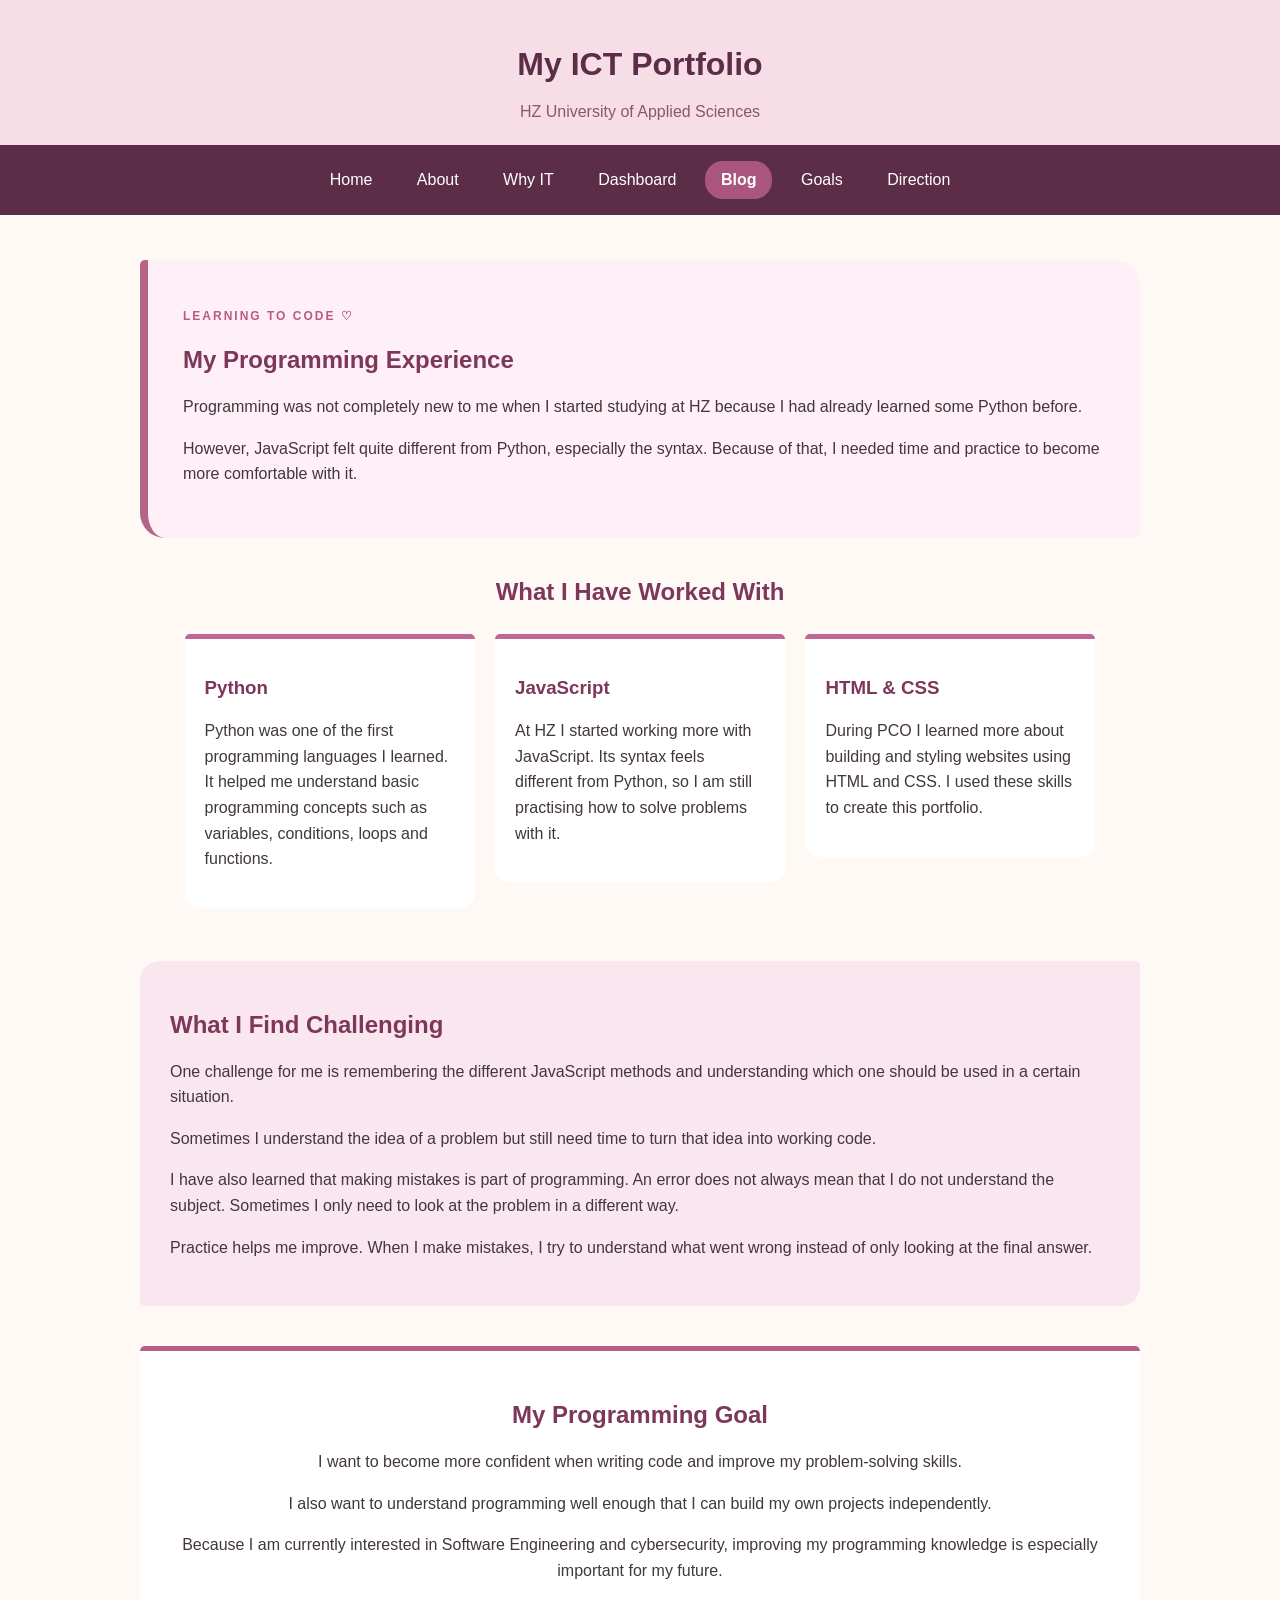
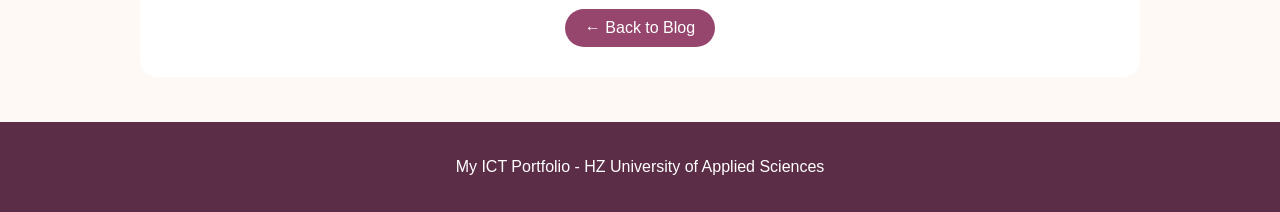
<file: programming-experience.html>
<!doctype html>
<html lang="en">
  <head>
    <meta charset="UTF-8" />

    <meta name="viewport" content="width=device-width, initial-scale=1.0" />

    <title>Programming Experience - My ICT Portfolio</title>

    <meta
      name="description"
      content="My programming experience with Python, JavaScript, HTML and CSS during my ICT studies."
    />

    <link rel="stylesheet" href="css/style.css" />
  </head>

  <body>
    <header>
      <h1>My ICT Portfolio</h1>

      <p class="header-text">HZ University of Applied Sciences</p>

      <nav>
        <a href="index.html"> Home </a>

        <a href="about.html"> About </a>

        <a href="why-it.html"> Why IT </a>

        <a href="dashboard.html"> Dashboard </a>

        <a href="blog.html" class="active" aria-current="page"> Blog </a>

        <a href="goals.html"> Goals </a>

        <a href="direction.html"> Direction </a>
      </nav>
    </header>

    <main>
      <section class="programming-intro">
        <p class="small-label">LEARNING TO CODE ♡</p>

        <h2>My Programming Experience</h2>

        <p>
          Programming was not completely new to me when I started studying at HZ
          because I had already learned some Python before.
        </p>

        <p>
          However, JavaScript felt quite different from Python, especially the
          syntax. Because of that, I needed time and practice to become more
          comfortable with it.
        </p>
      </section>

      <section class="learning-section">
        <h2>What I Have Worked With</h2>

        <div class="learning-box">
          <h3>Python</h3>

          <p>
            Python was one of the first programming languages I learned. It
            helped me understand basic programming concepts such as variables,
            conditions, loops and functions.
          </p>
        </div>

        <div class="learning-box">
          <h3>JavaScript</h3>

          <p>
            At HZ I started working more with JavaScript. Its syntax feels
            different from Python, so I am still practising how to solve
            problems with it.
          </p>
        </div>

        <div class="learning-box">
          <h3>HTML & CSS</h3>

          <p>
            During PCO I learned more about building and styling websites using
            HTML and CSS. I used these skills to create this portfolio.
          </p>
        </div>
      </section>

      <section class="challenge-section">
        <h2>What I Find Challenging</h2>

        <p>
          One challenge for me is remembering the different JavaScript methods
          and understanding which one should be used in a certain situation.
        </p>

        <p>
          Sometimes I understand the idea of a problem but still need time to
          turn that idea into working code.
        </p>

        <p>
          I have also learned that making mistakes is part of programming. An
          error does not always mean that I do not understand the subject.
          Sometimes I only need to look at the problem in a different way.
        </p>

        <p>
          Practice helps me improve. When I make mistakes, I try to understand
          what went wrong instead of only looking at the final answer.
        </p>
      </section>

      <section class="programming-goal">
        <h2>My Programming Goal</h2>

        <p>
          I want to become more confident when writing code and improve my
          problem-solving skills.
        </p>

        <p>
          I also want to understand programming well enough that I can build my
          own projects independently.
        </p>

        <p>
          Because I am currently interested in Software Engineering and
          cybersecurity, improving my programming knowledge is especially
          important for my future.
        </p>

        <a href="blog.html" class="back-button"> ← Back to Blog </a>
      </section>
    </main>

    <footer>
      <p>My ICT Portfolio - HZ University of Applied Sciences</p>
    </footer>
  </body>
</html>
</file>
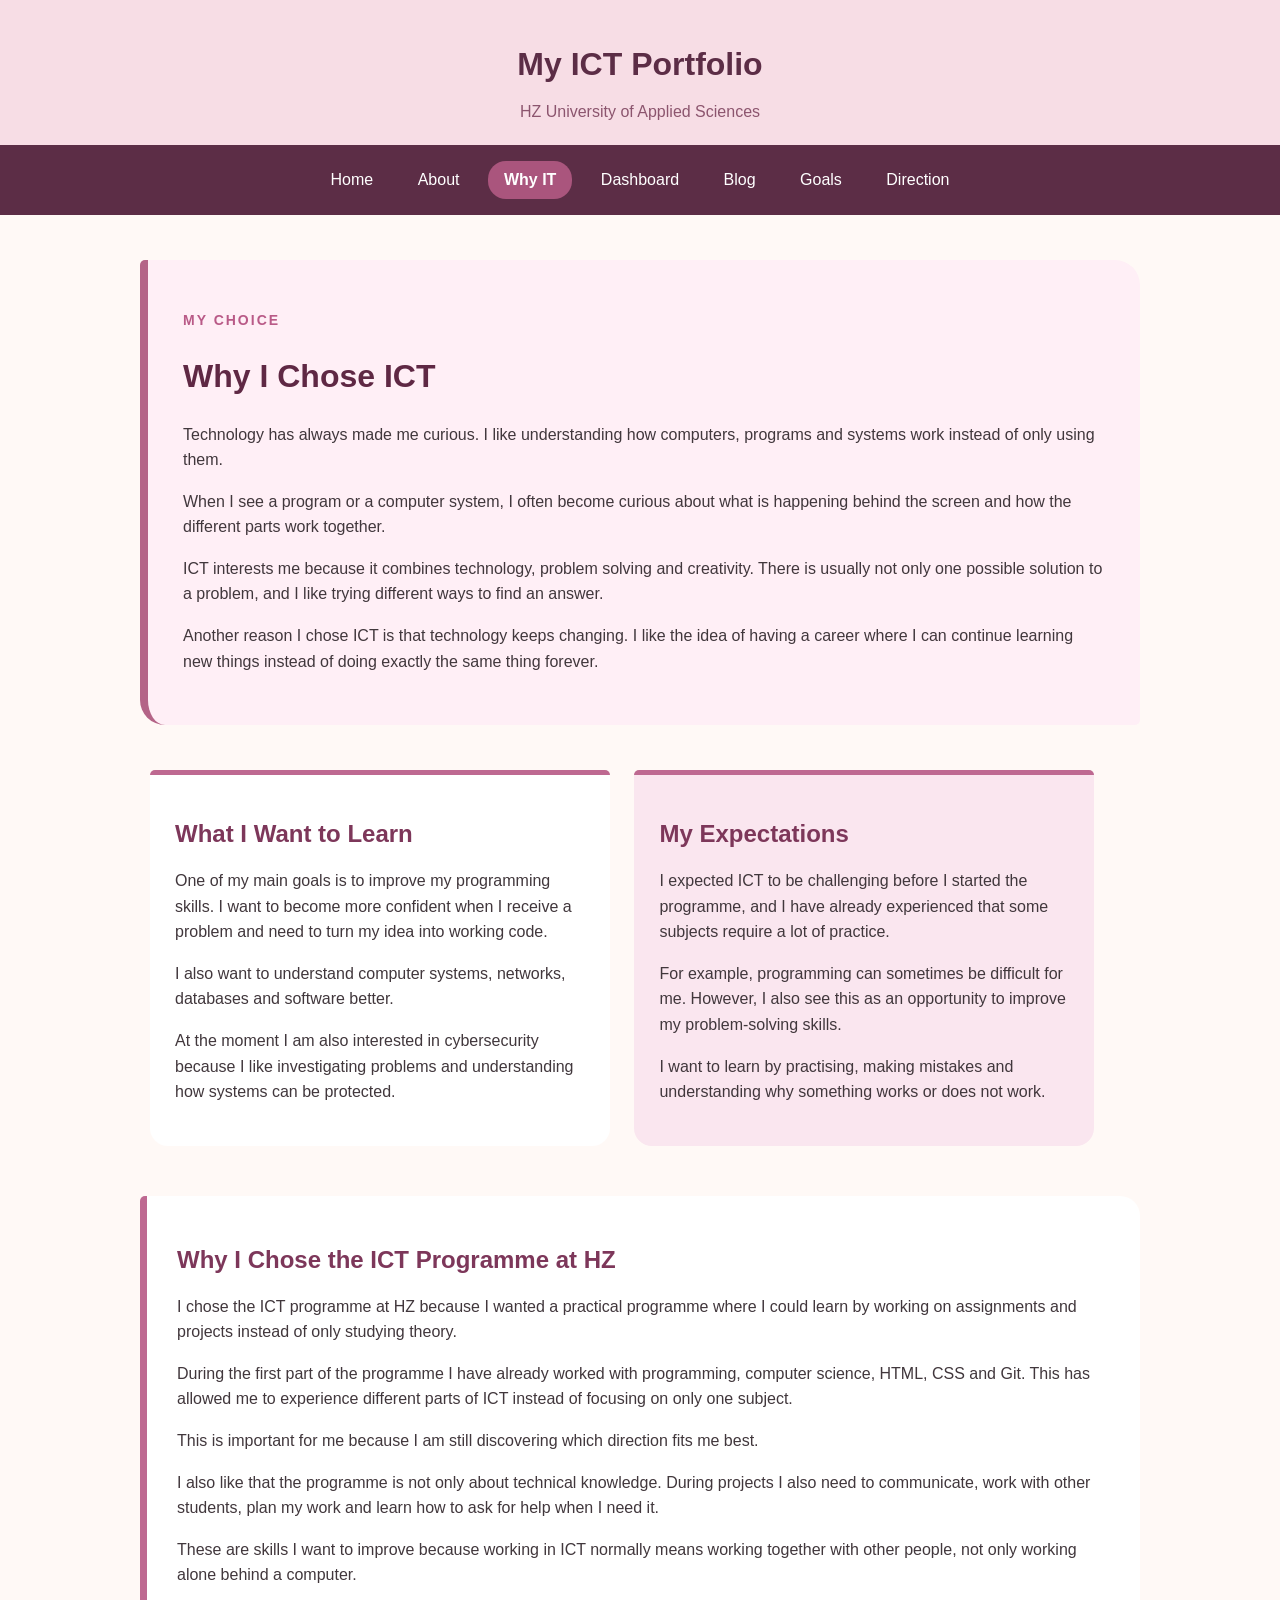
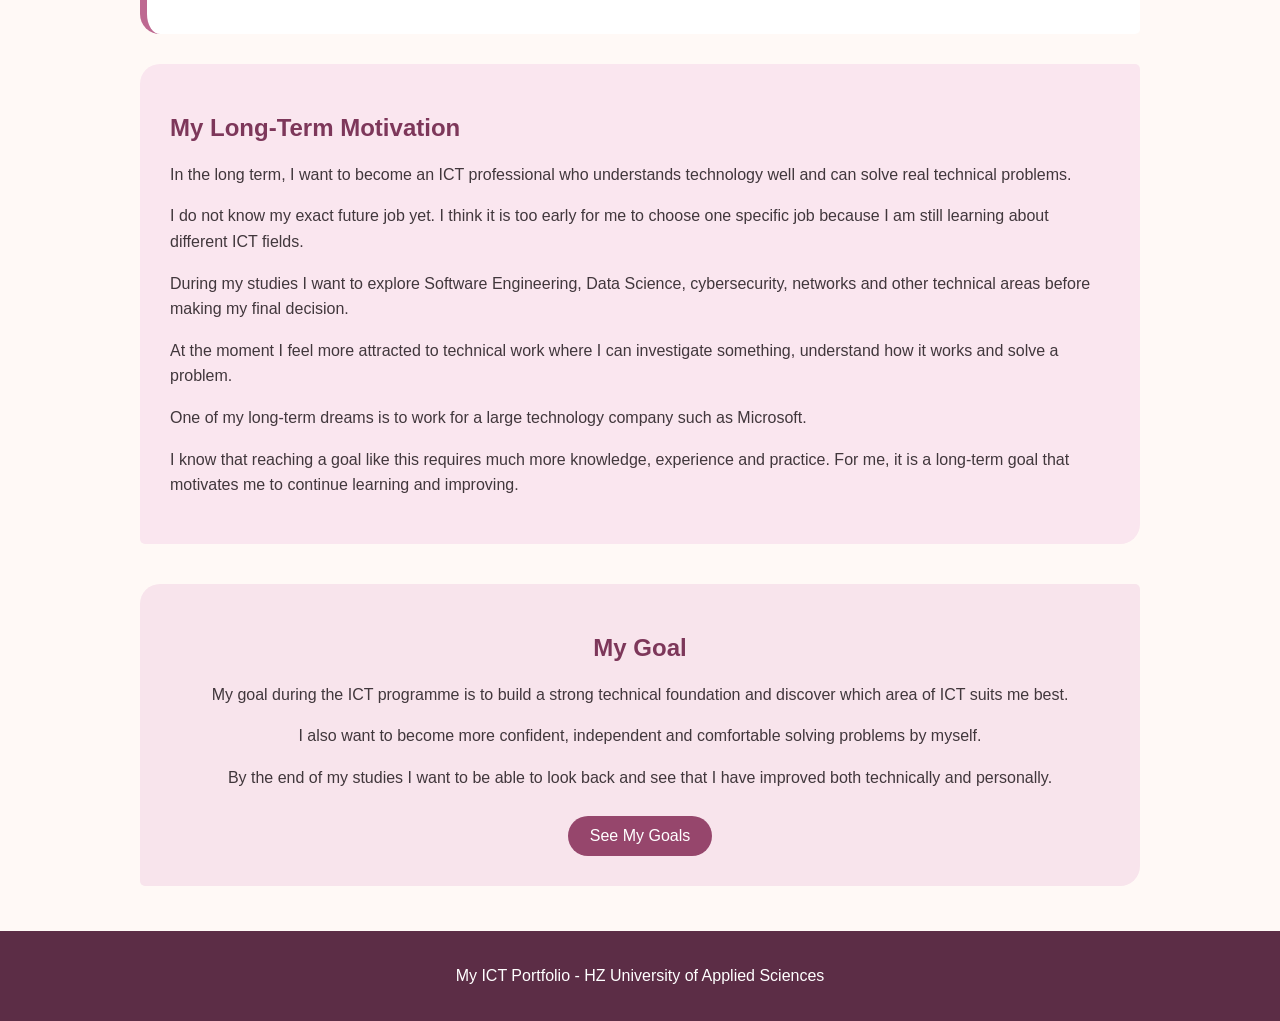
<file: why-it.html>
<!doctype html>
<html lang="en">
  <head>
    <meta charset="UTF-8" />

    <meta name="viewport" content="width=device-width, initial-scale=1.0" />

    <title>Why IT - My ICT Portfolio</title>

    <meta
      name="description"
      content="Why I chose ICT and HZ University of Applied Sciences, what motivates me and what I want to achieve in the future."
    />

    <link rel="stylesheet" href="css/style.css" />
  </head>

  <body>
    <header>
      <h1>My ICT Portfolio</h1>

      <p class="header-text">HZ University of Applied Sciences</p>

      <nav>
        <a href="index.html"> Home </a>

        <a href="about.html"> About </a>

        <a href="why-it.html" class="active" aria-current="page"> Why IT </a>

        <a href="dashboard.html"> Dashboard </a>

        <a href="blog.html"> Blog </a>

        <a href="goals.html"> Goals </a>

        <a href="direction.html"> Direction </a>
      </nav>
    </header>

    <main>
      <section class="why-intro">
        <p class="why-small">MY CHOICE</p>

        <h2>Why I Chose ICT</h2>

        <p>
          Technology has always made me curious. I like understanding how
          computers, programs and systems work instead of only using them.
        </p>

        <p>
          When I see a program or a computer system, I often become curious
          about what is happening behind the screen and how the different parts
          work together.
        </p>

        <p>
          ICT interests me because it combines technology, problem solving and
          creativity. There is usually not only one possible solution to a
          problem, and I like trying different ways to find an answer.
        </p>

        <p>
          Another reason I chose ICT is that technology keeps changing. I like
          the idea of having a career where I can continue learning new things
          instead of doing exactly the same thing forever.
        </p>
      </section>

      <section class="why-cards">
        <div class="why-box">
          <h2>What I Want to Learn</h2>

          <p>
            One of my main goals is to improve my programming skills. I want to
            become more confident when I receive a problem and need to turn my
            idea into working code.
          </p>

          <p>
            I also want to understand computer systems, networks, databases and
            software better.
          </p>

          <p>
            At the moment I am also interested in cybersecurity because I like
            investigating problems and understanding how systems can be
            protected.
          </p>
        </div>

        <div class="why-box second-box">
          <h2>My Expectations</h2>

          <p>
            I expected ICT to be challenging before I started the programme, and
            I have already experienced that some subjects require a lot of
            practice.
          </p>

          <p>
            For example, programming can sometimes be difficult for me. However,
            I also see this as an opportunity to improve my problem-solving
            skills.
          </p>

          <p>
            I want to learn by practising, making mistakes and understanding why
            something works or does not work.
          </p>
        </div>
      </section>

      <section class="why-hz">
        <h2>Why I Chose the ICT Programme at HZ</h2>

        <p>
          I chose the ICT programme at HZ because I wanted a practical programme
          where I could learn by working on assignments and projects instead of
          only studying theory.
        </p>

        <p>
          During the first part of the programme I have already worked with
          programming, computer science, HTML, CSS and Git. This has allowed me
          to experience different parts of ICT instead of focusing on only one
          subject.
        </p>

        <p>
          This is important for me because I am still discovering which
          direction fits me best.
        </p>

        <p>
          I also like that the programme is not only about technical knowledge.
          During projects I also need to communicate, work with other students,
          plan my work and learn how to ask for help when I need it.
        </p>

        <p>
          These are skills I want to improve because working in ICT normally
          means working together with other people, not only working alone
          behind a computer.
        </p>
      </section>

      <section class="long-term-section">
        <h2>My Long-Term Motivation</h2>

        <p>
          In the long term, I want to become an ICT professional who understands
          technology well and can solve real technical problems.
        </p>

        <p>
          I do not know my exact future job yet. I think it is too early for me
          to choose one specific job because I am still learning about different
          ICT fields.
        </p>

        <p>
          During my studies I want to explore Software Engineering, Data
          Science, cybersecurity, networks and other technical areas before
          making my final decision.
        </p>

        <p>
          At the moment I feel more attracted to technical work where I can
          investigate something, understand how it works and solve a problem.
        </p>

        <p>
          One of my long-term dreams is to work for a large technology company
          such as Microsoft.
        </p>

        <p>
          I know that reaching a goal like this requires much more knowledge,
          experience and practice. For me, it is a long-term goal that motivates
          me to continue learning and improving.
        </p>
      </section>

      <section class="why-goal">
        <h2>My Goal</h2>

        <p>
          My goal during the ICT programme is to build a strong technical
          foundation and discover which area of ICT suits me best.
        </p>

        <p>
          I also want to become more confident, independent and comfortable
          solving problems by myself.
        </p>

        <p>
          By the end of my studies I want to be able to look back and see that I
          have improved both technically and personally.
        </p>

        <a href="goals.html" class="why-button"> See My Goals </a>
      </section>
    </main>

    <footer>
      <p>My ICT Portfolio - HZ University of Applied Sciences</p>
    </footer>
  </body>
</html>
</file>
<file: css/style.css>
body {
  background-color: rgb(255, 249, 246);
  font-family: Arial, sans-serif;
  margin: 0;
  color: rgb(65, 55, 60);
}

/* =========================================
   HEADER
   ========================================= */

header {
  background-color: rgb(247, 221, 229);
  text-align: center;
  padding-top: 25px;
}

header h1 {
  color: rgb(92, 45, 70);
  margin-bottom: 5px;
  font-size: 32px;
}

.header-text {
  color: rgb(140, 85, 110);
  margin-bottom: 20px;
}

/* =========================================
   NAVIGATION
   ========================================= */

nav {
  background-color: rgb(92, 45, 70);
  padding: 12px;
  text-align: center;
}

nav a {
  color: white;
  text-decoration: none;
  display: inline-block;
  padding: 10px 16px;
  margin: 4px;
  border-radius: 18px;
}

nav a:hover {
  background-color: rgb(190, 105, 145);
}

nav a:active {
  background-color: rgb(65, 28, 48);
}

nav a.active {
  background-color: rgb(170, 85, 125);
  font-weight: bold;
}

/* =========================================
   MAIN
   ========================================= */

main {
  width: 85%;
  max-width: 1000px;
  margin: 45px auto;
}

article,
section,
aside {
  box-sizing: border-box;
}

/* =========================================
   GENERAL
   ========================================= */

h2,
h3 {
  color: rgb(125, 55, 90);
}

p {
  line-height: 1.6;
}

ul {
  line-height: 1.8;
}

main a {
  text-decoration: none;
}

.small-label {
  color: rgb(185, 90, 135);
  font-size: 12px;
  font-weight: bold;
  letter-spacing: 2px;
}

/* =========================================
   GENERAL TABLE
   ========================================= */

table {
  width: 100%;
  border-collapse: collapse;
  background-color: white;
  margin-top: 20px;
}

table th,
table td {
  padding: 12px;
  border: 1px solid rgb(225, 200, 210);
  text-align: left;
}

table th {
  background-color: rgb(105, 48, 78);
  color: white;
}

table tr:hover {
  background-color: rgb(250, 228, 238);
}

/* =========================================
   FOOTER
   ========================================= */

footer {
  background-color: rgb(92, 45, 70);
  color: white;
  text-align: center;
  padding: 16px;
  margin-top: 40px;
}

/* =========================================
   HOME
   ========================================= */

.home-intro {
  background-color: rgb(255, 241, 246);
  padding: 40px;
  border-left: 8px solid rgb(180, 100, 135);
  border-radius: 5px 25px 5px 25px;
  margin-bottom: 55px;
}

.intro-text {
  width: 55%;
  display: inline-block;
  vertical-align: middle;
}

.intro-text h2 {
  font-size: 34px;
  color: rgb(95, 40, 68);
  margin-top: 5px;
}

.intro-text p {
  line-height: 1.7;
}

.intro-photo {
  width: 32%;
  display: inline-block;
  vertical-align: middle;
  text-align: center;
  margin-left: 7%;
}

.code-photo {
  width: 100%;
  background-color: white;
  padding: 10px;
  border: 1px solid rgb(220, 200, 205);
  border-radius: 8px;
  transform: rotate(3deg);
  box-sizing: border-box;
}

.intro-photo p {
  color: rgb(130, 90, 105);
  font-size: 13px;
  margin-top: 15px;
}

.home-button {
  display: inline-block;
  background-color: rgb(150, 70, 108);
  color: white;
  padding: 11px 22px;
  margin-top: 10px;
  border-radius: 20px;
}

.home-button:hover {
  background-color: rgb(92, 45, 70);
}

/* =========================================
   HOME - PORTFOLIO
   ========================================= */

.explore-section {
  margin-bottom: 55px;
  padding-left: 20px;
}

.explore-section h2 {
  color: rgb(95, 40, 68);
  font-size: 28px;
  margin-bottom: 8px;
}

.explore-text {
  color: rgb(115, 95, 105);
}

.portfolio-menu {
  margin-top: 25px;
}

.portfolio-item {
  width: 26%;
  display: inline-block;
  vertical-align: top;
  background-color: white;
  margin: 8px;
  padding: 18px;
  border-top: 5px solid rgb(190, 105, 145);
  border-radius: 4px 4px 16px 16px;
  color: rgb(95, 40, 68);
  box-sizing: border-box;
}

.portfolio-item strong {
  display: block;
  margin-bottom: 8px;
  font-size: 17px;
}

.portfolio-item span {
  display: block;
  color: rgb(125, 105, 115);
  font-size: 14px;
}

.portfolio-item:hover {
  background-color: rgb(250, 224, 235);
  border-top-color: rgb(92, 45, 70);
}

/* =========================================
   HOME - INTERESTS
   ========================================= */

.interest-section {
  background-color: rgb(248, 228, 236);
  padding: 30px;
  border-radius: 20px 5px 20px 5px;
  margin-bottom: 50px;
}

.interest-section h2 {
  color: rgb(95, 40, 68);
}

/* =========================================
   HOME - HZ
   ========================================= */

.hz-section {
  text-align: center;
  border-top: 2px solid rgb(225, 185, 200);
  padding-top: 30px;
}

.hz-logo {
  width: 130px;
  margin-bottom: 5px;
}

.hz-section p {
  color: rgb(130, 85, 105);
}

/* =========================================
   ABOUT
   ========================================= */

.profile-top {
  background-color: rgb(255, 239, 246);
  padding: 35px;
  border-left: 8px solid rgb(180, 100, 135);
  border-radius: 5px 25px 5px 25px;
  margin-bottom: 45px;
}

.about-me {
  width: 55%;
  display: inline-block;
  vertical-align: middle;
}

.about-me h2 {
  color: rgb(95, 40, 68);
  font-size: 32px;
  margin-top: 5px;
}

.hello-text {
  color: rgb(185, 90, 135);
  font-size: 15px;
  font-weight: bold;
}

.tagline {
  color: rgb(150, 70, 110);
  font-size: 18px;
  font-weight: bold;
}

.photo-area {
  width: 34%;
  display: inline-block;
  vertical-align: middle;
  margin-left: 6%;
  text-align: center;
}

.photo-card {
  background-color: white;
  padding: 12px;
  border: 1px solid rgb(225, 200, 210);
  transform: rotate(2deg);
}

.profile-photo {
  width: 100%;
  border: none;
}

.photo-card p {
  color: rgb(135, 90, 110);
  font-size: 13px;
  margin-bottom: 5px;
}

.github-button {
  display: inline-block;
  background-color: rgb(150, 70, 108);
  color: white;
  padding: 10px 22px;
  margin-top: 10px;
  border-radius: 20px;
}

.github-button:hover {
  background-color: rgb(92, 45, 70);
}

/* =========================================
   THEATRE
   ========================================= */

.theatre-section {
  background-color: rgb(250, 230, 239);
  padding: 30px;
  margin-bottom: 45px;
  border-radius: 20px 5px 20px 5px;
}

.theatre-photo {
  width: 48%;
  display: inline-block;
  vertical-align: middle;
}

.theatre-photo img {
  width: 100%;
  display: block;
  border-radius: 8px;
}

.theatre-text {
  width: 43%;
  display: inline-block;
  vertical-align: middle;
  margin-left: 5%;
}

.theatre-small {
  color: rgb(185, 90, 135);
  font-size: 12px;
  font-weight: bold;
  letter-spacing: 1px;
}

.theatre-text h2 {
  color: rgb(95, 40, 68);
  font-size: 30px;
}

.theatre-details {
  padding-left: 20px;
}

/* =========================================
   BAKING
   ========================================= */

.baking-section {
  background-color: rgb(255, 244, 238);
  padding: 35px;
  margin-bottom: 45px;
  border-right: 8px solid rgb(190, 105, 145);
  border-radius: 25px 5px 25px 5px;
}

.baking-text {
  width: 45%;
  display: inline-block;
  vertical-align: middle;
  margin-right: 6%;
}

.baking-small {
  color: rgb(185, 90, 135);
  font-size: 12px;
  font-weight: bold;
  letter-spacing: 1px;
}

.baking-text h2 {
  color: rgb(95, 40, 68);
  font-size: 30px;
}

.baking-note {
  display: inline-block;
  background-color: rgb(247, 221, 229);
  color: rgb(105, 45, 75);
  padding: 9px 15px;
  margin-top: 8px;
  border-radius: 18px;
  font-size: 13px;
  font-weight: bold;
}

.baking-photo {
  width: 43%;
  display: inline-block;
  vertical-align: middle;
  text-align: center;
  background-color: white;
  padding: 10px;
  border: 1px solid rgb(225, 200, 210);
  transform: rotate(2deg);
  box-sizing: border-box;
}

.baking-photo img {
  width: 100%;
  display: block;
}

.baking-photo p {
  color: rgb(135, 90, 110);
  font-size: 13px;
}

/* =========================================
   EXTERNAL LINKS
   ========================================= */

.useful-links {
  background-color: rgb(255, 246, 250);
  padding: 30px;
  border-radius: 5px 20px 5px 20px;
  border-left: 6px solid rgb(185, 95, 135);
}

.useful-links h2 {
  color: rgb(95, 40, 68);
}

.useful-links a {
  display: block;
  background-color: white;
  color: rgb(105, 45, 75);
  padding: 12px;
  margin: 9px 0;
  border-left: 5px solid rgb(185, 95, 135);
  border-radius: 5px;
}

.useful-links a:hover {
  background-color: rgb(215, 145, 175);
  color: white;
}

/* =========================================
   WHY IT
   ========================================= */

.why-intro {
  background-color: rgb(255, 239, 246);
  padding: 35px;
  border-left: 8px solid rgb(180, 100, 135);
  border-radius: 5px 25px 5px 25px;
  margin-bottom: 35px;
}

.why-intro h2 {
  color: rgb(95, 40, 68);
  font-size: 32px;
}

.why-small {
  color: rgb(185, 90, 135);
  font-size: 14px;
  font-weight: bold;
  letter-spacing: 2px;
}

.why-cards {
  margin-bottom: 30px;
}

.why-box {
  width: 46%;
  display: inline-block;
  vertical-align: top;
  background-color: white;
  padding: 25px;
  margin: 1%;
  border-top: 5px solid rgb(190, 105, 145);
  border-radius: 5px 5px 18px 18px;
  box-sizing: border-box;
}

.second-box {
  background-color: rgb(250, 230, 239);
}

.why-hz {
  background-color: white;
  padding: 30px;
  margin-top: 40px;
  border-left: 7px solid rgb(190, 105, 145);
  border-radius: 5px 20px 5px 20px;
}

.long-term-section {
  background-color: rgb(250, 230, 239);
  padding: 30px;
  margin-top: 30px;
  border-radius: 20px 5px 20px 5px;
}

.why-goal {
  background-color: rgb(248, 228, 236);
  padding: 30px;
  margin-top: 40px;
  border-radius: 20px 5px 20px 5px;
  text-align: center;
}

.why-button {
  display: inline-block;
  background-color: rgb(150, 70, 108);
  color: white;
  padding: 11px 22px;
  margin-top: 10px;
  border-radius: 20px;
}

.why-button:hover {
  background-color: rgb(92, 45, 70);
}

/* =========================================
   BLOG
   ========================================= */

.personal-blog-intro {
  background-color: rgb(255, 238, 246);
  padding: 40px;
  margin-bottom: 45px;
  border-left: 8px solid rgb(165, 75, 120);
  border-radius: 5px 25px 5px 25px;
}

.blog-note {
  color: rgb(180, 90, 135);
  font-size: 13px;
  font-weight: bold;
  letter-spacing: 2px;
}

.blog-quote {
  background-color: white;
  color: rgb(130, 60, 95);
  padding: 15px;
  margin-top: 25px;
  border-left: 4px solid rgb(195, 105, 145);
  font-style: italic;
}

.personal-post {
  width: 78%;
  background-color: white;
  padding: 28px;
  margin: 28px auto;
  border-left: 6px solid rgb(190, 105, 145);
  border-radius: 5px 20px 5px 20px;
}

.personal-post:hover {
  background-color: rgb(255, 246, 250);
}

.soft-post {
  background-color: rgb(250, 230, 239);
}

.cyber-post {
  background-color: rgb(247, 222, 235);
  border-left: 8px solid rgb(95, 40, 68);
}

.post-label {
  color: rgb(180, 90, 130);
  font-size: 12px;
  font-weight: bold;
  letter-spacing: 1px;
}

.blog-button {
  display: inline-block;
  background-color: rgb(150, 70, 108);
  color: white;
  padding: 10px 18px;
  margin-top: 10px;
  border-radius: 18px;
}

.blog-button:hover {
  background-color: rgb(92, 45, 70);
}

.blog-ending {
  width: 70%;
  background-color: rgb(255, 244, 249);
  text-align: center;
  padding: 30px;
  margin: 50px auto 20px auto;
  border-top: 3px solid rgb(190, 105, 145);
  border-bottom: 3px solid rgb(190, 105, 145);
}

/* =========================================
   GOALS / SWOT
   ========================================= */

.goals-intro {
  background-color: rgb(255, 239, 246);
  padding: 35px;
  border-left: 8px solid rgb(180, 100, 135);
  border-radius: 5px 25px 5px 25px;
  margin-bottom: 40px;
}

.swot-section {
  margin-bottom: 45px;
}

.swot-section h2 {
  text-align: center;
}

.swot-box {
  width: 46%;
  display: inline-block;
  vertical-align: top;
  background-color: white;
  margin: 1%;
  padding: 22px;
  border-radius: 12px;
  box-sizing: border-box;
}

.strength {
  border-top: 5px solid rgb(180, 100, 135);
}

.weakness {
  background-color: rgb(250, 230, 239);
  border-top: 5px solid rgb(130, 60, 95);
}

.opportunity {
  background-color: rgb(255, 246, 250);
  border-top: 5px solid rgb(205, 135, 165);
}

.threat {
  background-color: rgb(248, 226, 236);
  border-top: 5px solid rgb(95, 40, 68);
}

/* =========================================
   STUDY SUCCESS
   ========================================= */

.study-success-section {
  background-color: rgb(255, 244, 248);
  padding: 30px;
  margin: 40px 0;
  border-left: 7px solid rgb(180, 100, 135);
  border-radius: 5px 20px 5px 20px;
}

.study-success-section > h2,
.study-success-section > p {
  text-align: center;
}

.success-box {
  background-color: white;
  padding: 22px;
  margin: 18px 0;
  border-left: 5px solid rgb(190, 105, 145);
  border-radius: 5px 15px 5px 15px;
}

.success-box:hover {
  background-color: rgb(255, 249, 251);
}

.goals-connection {
  background-color: rgb(250, 230, 239);
  padding: 30px;
  margin: 35px 0;
  border-radius: 20px 5px 20px 5px;
}

.future-goal {
  background-color: rgb(250, 230, 239);
  padding: 30px;
  text-align: center;
  border-radius: 20px 5px 20px 5px;
}

/* =========================================
   DIRECTION
   ========================================= */

.direction-intro {
  background-color: rgb(255, 239, 246);
  padding: 35px;
  border-left: 8px solid rgb(180, 100, 135);
  border-radius: 5px 25px 5px 25px;
  margin-bottom: 35px;
}

.direction-card {
  width: 80%;
  background-color: white;
  padding: 25px;
  margin: 25px auto;
  border-left: 6px solid rgb(190, 105, 145);
  border-radius: 5px 18px 5px 18px;
}

.direction-card:hover {
  background-color: rgb(255, 246, 250);
}

.pink-direction {
  background-color: rgb(250, 230, 239);
  border-left-color: rgb(110, 45, 75);
}

.direction-end {
  background-color: rgb(248, 228, 236);
  padding: 30px;
  margin-top: 40px;
  text-align: center;
  border-radius: 20px 5px 20px 5px;
}

/* =========================================
   PROGRAMMING
   ========================================= */

.programming-intro {
  background-color: rgb(255, 239, 246);
  padding: 35px;
  border-left: 8px solid rgb(180, 100, 135);
  border-radius: 5px 25px 5px 25px;
  margin-bottom: 40px;
}

.learning-section {
  margin-bottom: 45px;
  text-align: center;
}

.learning-box {
  width: 29%;
  display: inline-block;
  vertical-align: top;
  background-color: white;
  padding: 20px;
  margin: 8px;
  border-top: 5px solid rgb(190, 105, 145);
  border-radius: 5px 5px 15px 15px;
  box-sizing: border-box;
  text-align: left;
}

.learning-box:hover {
  background-color: rgb(250, 225, 236);
}

.challenge-section {
  background-color: rgb(250, 230, 239);
  padding: 30px;
  border-radius: 20px 5px 20px 5px;
  margin-bottom: 40px;
}

.programming-goal {
  background-color: white;
  padding: 30px;
  text-align: center;
  border-top: 5px solid rgb(185, 95, 135);
  border-radius: 5px 5px 18px 18px;
}

/* =========================================
   ICT FIELD
   ========================================= */

.field-intro {
  background-color: rgb(255, 239, 246);
  padding: 35px;
  border-left: 8px solid rgb(180, 100, 135);
  border-radius: 5px 25px 5px 25px;
  margin-bottom: 40px;
}

.field-section {
  margin-bottom: 45px;
  text-align: center;
}

.field-box {
  width: 46%;
  display: inline-block;
  vertical-align: top;
  background-color: white;
  padding: 22px;
  margin: 10px;
  border-top: 5px solid rgb(190, 105, 145);
  border-radius: 5px 5px 15px 15px;
  box-sizing: border-box;
  text-align: left;
}

.field-box:hover {
  background-color: rgb(250, 225, 236);
}

.cyber-interest {
  background-color: rgb(250, 230, 239);
  padding: 30px;
  border-left: 7px solid rgb(105, 45, 75);
  border-radius: 20px 5px 20px 5px;
  margin-bottom: 40px;
}

/* =========================================
   BUTTON
   ========================================= */

.back-button {
  display: inline-block;
  background-color: rgb(150, 70, 108);
  color: white;
  padding: 10px 20px;
  margin-top: 10px;
  border-radius: 20px;
}

.back-button:hover {
  background-color: rgb(92, 45, 70);
}

/* =========================================
   DASHBOARD
   ========================================= */

.dashboard-intro {
  background-color: rgb(255, 239, 246);
  padding: 35px;
  margin-bottom: 40px;
  border-left: 8px solid rgb(180, 100, 135);
  border-radius: 5px 25px 5px 25px;
}

.dashboard-small {
  color: rgb(185, 90, 135);
  font-size: 12px;
  font-weight: bold;
  letter-spacing: 2px;
}

.study-progress {
  width: 80%;
  background-color: rgb(255, 244, 248);
  padding: 30px;
  margin: 0 auto 40px auto;
  border-top: 5px solid rgb(190, 105, 145);
  border-radius: 5px 5px 20px 20px;
  box-sizing: border-box;
}

.progress-title {
  text-align: center;
  margin-bottom: 25px;
}

.progress-bar {
  width: 100%;
  height: 24px;
  background-color: rgb(230, 215, 222);
  border-radius: 15px;
  position: relative;
  overflow: hidden;
}

.progress-fill {
  width: 0%;
  height: 100%;
  background-color: rgb(180, 100, 135);
}

.boundary-line {
  position: absolute;
  left: 75%;
  top: 0;
  width: 4px;
  height: 100%;
  background-color: rgb(92, 45, 70);
}

.progress-info {
  display: flex;
  justify-content: space-between;
  margin-top: 10px;
  color: rgb(120, 85, 100);
  font-size: 12px;
}

.boundary-text {
  color: rgb(92, 45, 70);
  font-weight: bold;
}

.dashboard-status {
  background-color: rgb(250, 230, 239);
  padding: 25px;
  margin-bottom: 40px;
  text-align: center;
  border-radius: 20px 5px 20px 5px;
}

.status-list {
  margin-top: 18px;
}

.status-item {
  display: inline-block;
  padding: 9px 17px;
  margin: 5px;
  border-radius: 18px;
  font-size: 13px;
  font-weight: bold;
}

.status-not-completed {
  background-color: rgb(235, 230, 232);
  color: rgb(95, 85, 90);
}

.status-passed {
  background-color: rgb(220, 240, 225);
  color: rgb(55, 105, 65);
}

.status-failed {
  background-color: rgb(250, 220, 225);
  color: rgb(150, 60, 75);
}

.dashboard-table {
  background-color: white;
  padding: 30px;
  margin-bottom: 40px;
  border-top: 5px solid rgb(190, 105, 145);
  border-radius: 5px 5px 18px 18px;
  overflow-x: auto;
}

.dashboard-table h2 {
  text-align: center;
}

.dashboard-table table {
  font-size: 14px;
}

.quarter-row td {
  background-color: rgb(232, 190, 210);
  color: rgb(85, 35, 60);
  font-weight: bold;
  text-align: center;
}

.course-code {
  display: block;
  color: rgb(145, 105, 120);
  font-size: 11px;
  margin-top: 4px;
}

.not-completed td {
  background-color: rgb(255, 251, 252);
}

.not-completed:hover td {
  background-color: rgb(250, 235, 242);
}

.passed td {
  background-color: rgb(230, 245, 233);
}

.failed td {
  background-color: rgb(250, 228, 232);
}

.total-row td {
  background-color: rgb(95, 40, 68);
  color: white;
  font-weight: bold;
}

/* =========================================
   MOBILE
   ========================================= */

@media (max-width: 700px) {
  main {
    width: 92%;
  }

  nav a {
    padding: 8px 12px;
  }

  .intro-text {
    width: 100%;
  }

  .intro-photo {
    width: 70%;
    margin: 30px 15% 0 15%;
  }

  .portfolio-item {
    width: 90%;
    margin: 8px 0;
  }

  .about-me {
    width: 100%;
  }

  .photo-area {
    width: 70%;
    margin: 30px 15% 0 15%;
  }

  .theatre-photo,
  .theatre-text {
    width: 100%;
  }

  .theatre-text {
    margin-left: 0;
    margin-top: 25px;
  }

  .baking-text,
  .baking-photo {
    width: 100%;
  }

  .baking-photo {
    margin-top: 25px;
  }

  .why-box {
    width: 96%;
  }

  .swot-box {
    width: 96%;
  }

  .direction-card {
    width: 95%;
  }

  .learning-box {
    width: 90%;
  }

  .field-box {
    width: 95%;
  }

  .personal-post {
    width: 90%;
  }

  .blog-ending {
    width: 90%;
  }

  .study-progress {
    width: 100%;
    padding: 22px;
  }

  .progress-info {
    font-size: 10px;
  }

  .status-item {
    display: block;
    width: 160px;
    margin: 8px auto;
  }

  .dashboard-table {
    padding: 15px;
  }

  .dashboard-table table {
    min-width: 850px;
  }
}
</file>
